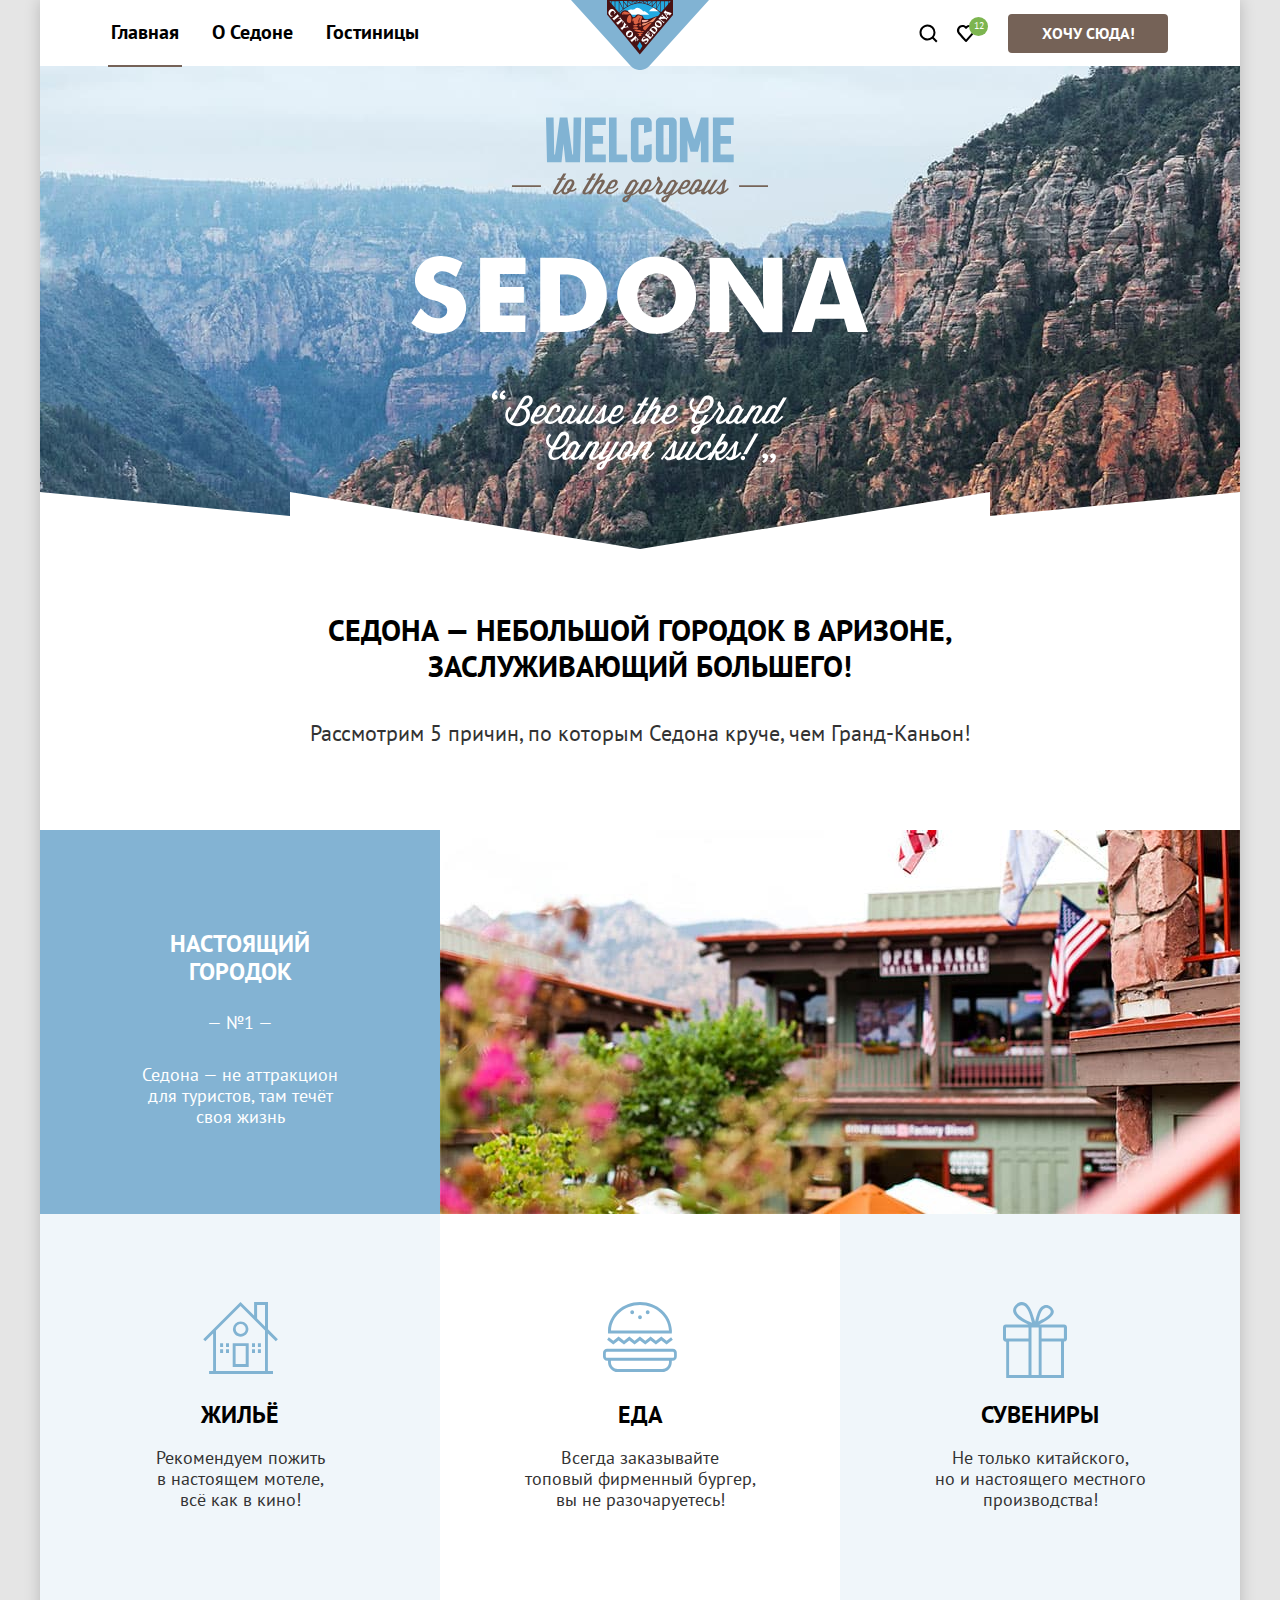
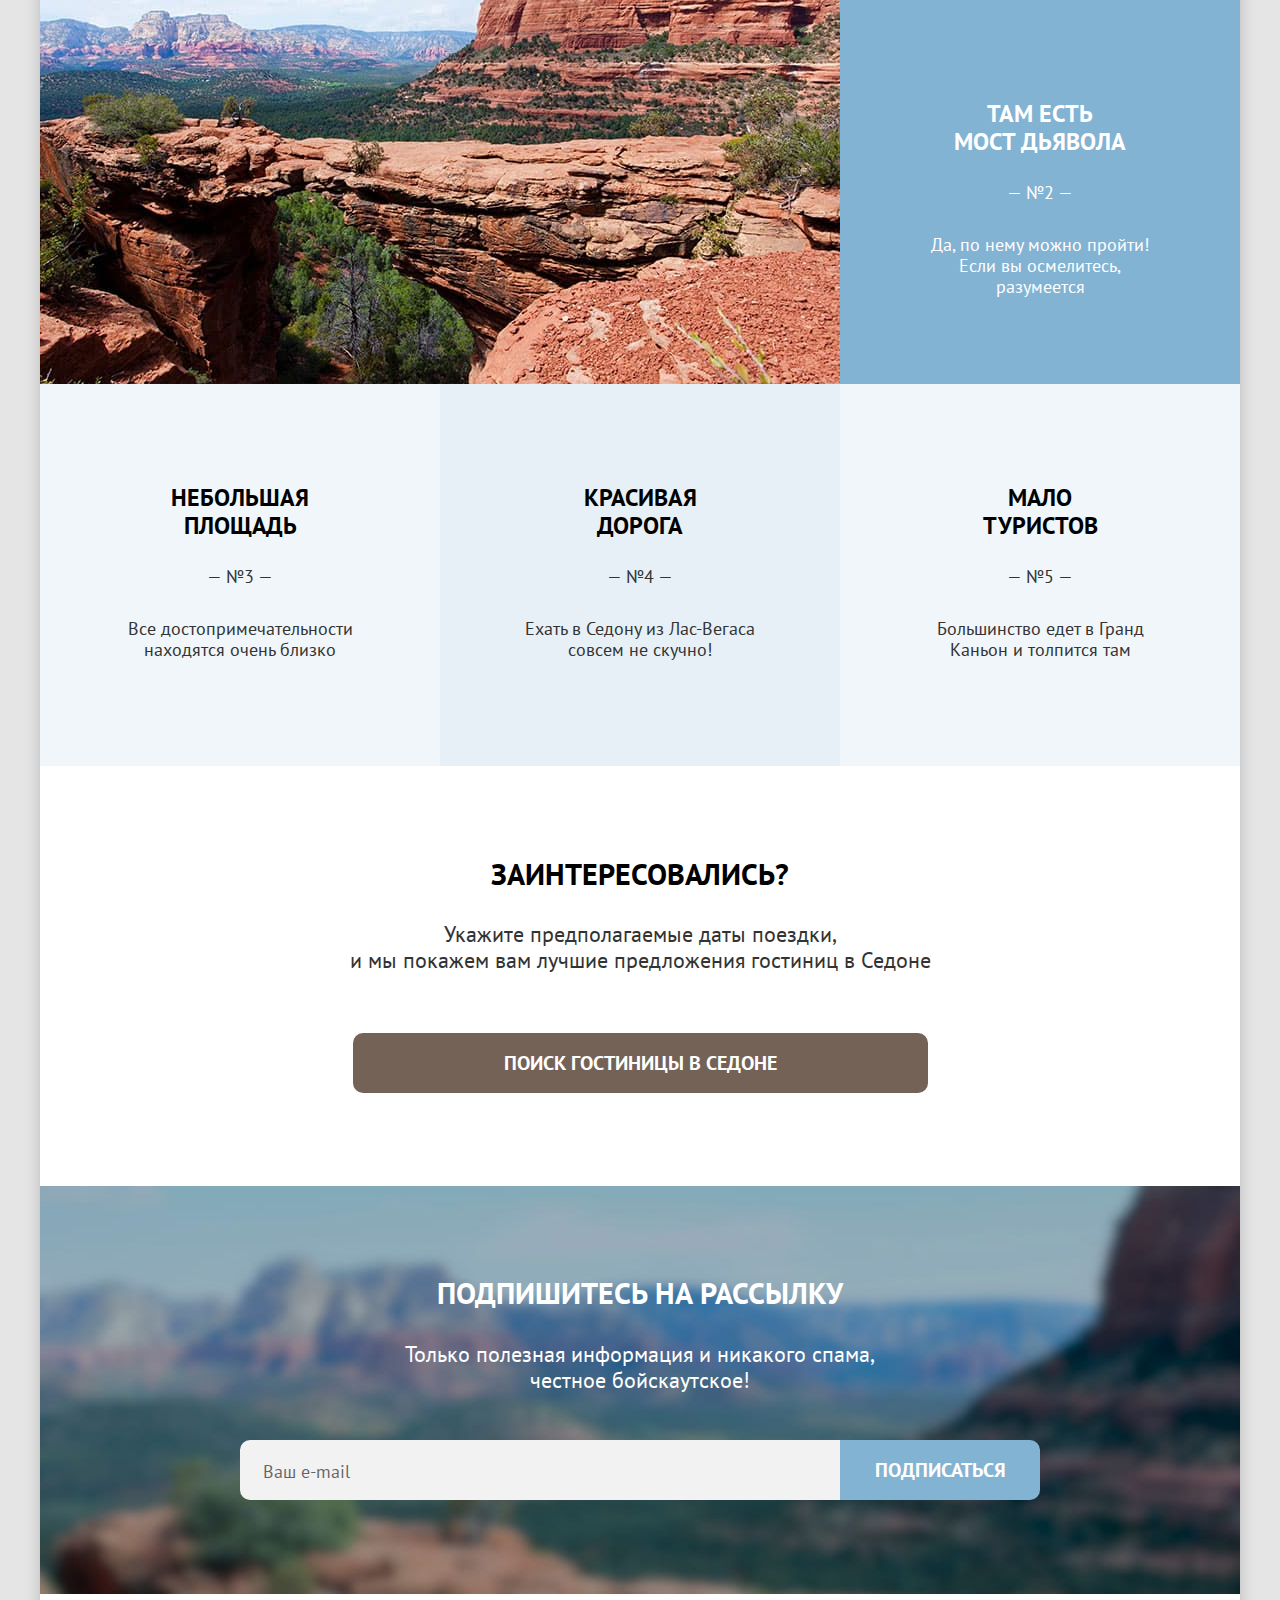
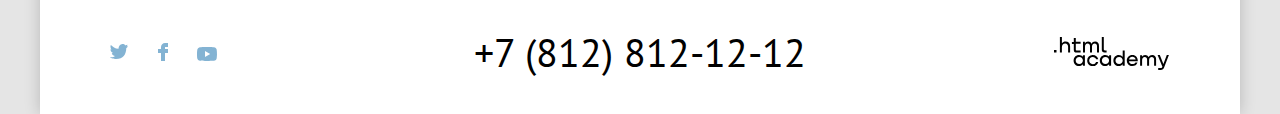
<file: index.html>
<!DOCTYPE html>
<html lang="ru">
  <head>
    <meta charset="utf-8">
    <title>HTML Academy: Седона</title>
    <link rel="stylesheet" href="css/styles.css">
    <link rel="icon" href="favicon.ico"><!-- 32×32 -->
  </head>
  <body>
    <div class="container">
      <header class="page-header">
        <nav class="navigation">
          <ul class="navigation-list clear-list">
            <li class="navigation-item current-page">
              <a class="navigation-link clear-underline">Главная</a> <!--ссылка на текущую страницу-->
            </li>
            <li class="navigation-item">
              <a class="navigation-link clear-underline" href="#">О Седоне</a>
            </li>
            <li class="navigation-item">
              <a class="navigation-link clear-underline" href="catalog.html">Гостиницы</a> <!--Каталог-->
            </li>
          </ul>
        </nav>
        <a class="logo header-logo"> <!--ведёт сама на себя-->
          <img src="img/logo.svg" alt="Логотип сайта о городке Седона." width="138" height="70">
        </a>
        <ul class="user-list clear-list">
          <li class="user-item magnifier">
            <a class="user-link clear-underline" href="#">
              <svg class="user-svg" aria-hidden="true" focusable="false" width="20" height="20" xmlns="http://www.w3.org/2000/svg">
                <path d="m19.5 18-3.7-3.67a8 8 0 0 0 1.7-4.87 8 8 0 0 0-8-7.96c-4.4 0-8 3.68-8 8.06a8 8 0 0 0 12.9 6.26l3.7 3.68 1.4-1.5Zm-10-2.48a6 6 0 0 1-6-5.96 6 6 0 0 1 12 0 6 6 0 0 1-6 5.96Z"/>
              </svg>
              <span class="visually-hidden">
                Поиск
              </span>
            </a>
          </li>
          <li class="user-item heart">
            <div class="popover popover-cart visually-hidden">
                <div class="popover-content">
                  <h2 class="popover-title visually-hidden">Корзина</h2>
                  <div class="popover-cart-item">
                    <div class="popover-hotel-info">
                      <img class="popover-image" src="img/desert.jpg" width="48" height="48" alt="Аватар мотеля Десерт Кваил.">
                      <div class="popover-hotels">
                        <p class="popover-hotel-title">Desert Quail Inn</p>
                        <p class="popover-hotel-type">Мотель</p>
                      </div>
                    </div>
                    <button class="trash" type="button">
                      <svg width="20" height="20" fill="none" xmlns="http://www.w3.org/2000/svg">
                        <path d="M17.3 4.3H2.6c-.3 0-.6.2-.6.5s.3.6.6.6h1.7v12c0 .3.3.6.6.6h10.2c.3 0 .6-.3.6-.6v-12h1.7c.3 0 .6-.3.6-.6s-.4-.5-.7-.5Zm-2.8 12.5H5.4V5.4h9.1v11.4ZM8.2 3.2h3.4c.3 0 .6-.3.6-.6S12 2 11.7 2H8.2c-.3 0-.5.3-.5.6s.2.6.5.6Z"/>
                        <path d="M8.2 14c.3 0 .6-.3.6-.6V7.7c0-.3-.3-.6-.6-.6s-.6.3-.6.6v5.7c.1.3.3.6.6.6Zm3.5 0c.3 0 .6-.3.6-.6V7.7c0-.3-.3-.6-.6-.6s-.6.4-.6.6v5.7c0 .3.2.6.6.6Z"/>
                      </svg>
                    </button>
                  </div>
                  <div class="popover-cart-item last">
                    <div class="popover-hotel-info">
                      <img class="popover-image" src="img/villas.jpg" width="48" height="48" alt="Аватар апартаментов Вилла в Поко Дьябло.">
                      <div class="popover-hotels">
                        <p class="popover-hotel-title">Villas at Poco Diablo</p>
                        <p class="popover-hotel-type">Апартаменты</p>
                      </div>
                    </div>
                    <button class="trash" type="button">
                      <svg width="20" height="20" fill="none" xmlns="http://www.w3.org/2000/svg">
                        <path d="M17.3 4.3H2.6c-.3 0-.6.2-.6.5s.3.6.6.6h1.7v12c0 .3.3.6.6.6h10.2c.3 0 .6-.3.6-.6v-12h1.7c.3 0 .6-.3.6-.6s-.4-.5-.7-.5Zm-2.8 12.5H5.4V5.4h9.1v11.4ZM8.2 3.2h3.4c.3 0 .6-.3.6-.6S12 2 11.7 2H8.2c-.3 0-.5.3-.5.6s.2.6.5.6Z"/>
                        <path d="M8.2 14c.3 0 .6-.3.6-.6V7.7c0-.3-.3-.6-.6-.6s-.6.3-.6.6v5.7c.1.3.3.6.6.6Zm3.5 0c.3 0 .6-.3.6-.6V7.7c0-.3-.3-.6-.6-.6s-.6.4-.6.6v5.7c0 .3.2.6.6.6Z"/>
                      </svg>
                    </button>
                  </div>
                  <div class="all-chosen">
                    <a class="all-chosen-link clear-underline" href="#">Все избранные</a>
                  </div>
                </div>
            </div>
            <a class="user-link clear-underline heart-icon" href="#">
                <svg class="user-svg" aria-hidden="true" focusable="false" width="20" height="20" xmlns="http://www.w3.org/2000/svg">
                <path d="M9.9 19a.9.9 0 0 1-.8-.4c-5.4-6.1-6.7-7.5-7-7.9A5.4 5.4 0 0 1 6.5 2C7.8 2 9 2.5 10 3.3a5.46 5.46 0 0 1 9 4.1c0 1.3-.5 2.5-1.3 3.4l-7 7.9c-.2.2-.4.3-.8.3Zm-6-9.5c.3.4 3.5 4 6.1 6.9l6.2-7c.5-.5.7-1.2.7-2 0-1.8-1.5-3.3-3.3-3.3-1 0-2 .5-2.7 1.3-.3.3-.6.4-.9.4-.3 0-.6-.2-.8-.4-.7-.8-1.7-1.3-2.7-1.3-1.8 0-3.3 1.5-3.3 3.3-.1.9.3 1.6.7 2.1-.1 0-.1 0 0 0Z"/>
              </svg>
              <span class="visually-hidden">
                Избранное
              </span>
            </a>
          </li>
          <li class="user-item">
            <a class="sedona-decorative-btn сlear-underline want-there brown-btn" href="#">
              Хочу сюда!
            </a>
          </li>
        </ul>
      </header>
      <main class="main-index main-container">
        <section class="sedona-welcomes-you">
          <h1 class="visually-hidden">Городок Седона</h1>
          <img class="welcome" src="img/welcome.svg" width="458" height="354" alt="Приветственное сообщение Седоны.">
        </section>
        <h2 class="visually-hidden">Преимущества.</h2>
        <p class="heading town">Седона — небольшой городок в Аризоне,<br>
          заслуживающий большего!</p>
        <p class="reasons">Рассмотрим 5 причин, по которым Седона круче, чем Гранд-Каньон!</p>
        <div class="advantages">
          <ul class="advantages-list clear-list">
            <li class="advantages-item-blue">
              <div class="advantages-item">
                <h3 class="advantages-title advantages-white">Настоящий<br>городок</h3>
                <span class="advantages-number advantages-white">— №1 —</span>
                <p class="advantages-description advantages-white">Седона — не аттракцион<br>для туристов, там течёт<br>своя жизнь</p>
              </div>
              <img src="img/sedona_photo.jpg" width="800" height="384" alt="Пейзаж Седоны.">
            </li>
            <li class="advantages-item advantages-item-light">
              <h3 class="advantages-title-alt advantage-house">Жильё</h3>
              <p class="advantages-description dark-text">Рекомендуем пожить<br>в настоящем мотеле,<br>всё как в кино!</p>
            </li>
            <li class="advantages-item">
              <h3 class="advantages-title-alt advantage-burger">Еда</h3>
              <p class="advantages-description dark-text">Всегда заказывайте<br>топовый фирменный бургер,<br>вы не разочаруетесь!</p>
            </li>
            <li class="advantages-item advantages-item-light">
              <h3 class="advantages-title-alt advantage-present">Сувениры</h3>
              <p class="advantages-description dark-text">Не только китайского,<br>но и настоящего местного<br>производства!</p>
            </li>
            <li class="advantages-item-blue">
              <img src="img/bridge_devil.jpg" width="800" height="384" alt="Мост дьявола.">
              <div class="advantages-item">
                <h3 class="advantages-title advantages-white">Там есть<br>мост дьявола</h3>
                <span class="advantages-number advantages-white">— №2 —</span>
                <p class="advantages-description advantages-white">Да, по нему можно пройти!<br>Если вы осмелитесь,<br>разумеется</p>
              </div>
            </li>
            <li class="advantages-item advantages-item-light advantages-high-block">
              <h3 class="advantages-title">Небольшая<br> площадь</h3>
              <span class="advantages-number dark-text">— №3 —</span>
              <p class="advantages-description dark-text">Все достопримечательности<br>находятся очень близко</p>
            </li>
            <li class="advantages-item advantages-item-another advantages-high-block">
              <h3 class="advantages-title">Красивая<br> дорога</h3>
              <span class="advantages-number dark-text">— №4 —</span>
              <p class="advantages-description dark-text">Ехать в Седону из Лас-Вегаса<br>совсем не скучно!</p>
            </li>
            <li class="advantages-item advantages-item-light advantages-high-block">
              <h3 class="advantages-title">Мало<br> туристов</h3>
              <span class="advantages-number dark-text">— №5 —</span>
              <p class="advantages-description dark-text">Большинство едет в Гранд<br>Каньон и толпится там</p>
            </li>
          </ul>
        </div>
        <section class="hotel-search">
          <h2 class="heading interest">Заинтересовались?</h2>
          <p class="suggestions">Укажите предполагаемые даты поездки,<br>и мы покажем вам лучшие предложения гостиниц в Седоне</p>
          <a class="search-btn clear-underline" href="catalog.html">Поиск гостиницы в Седоне</a>
        </section>
        <section class="subscribe subscribe-index">
          <h2 class="subscribe-header">Подпишитесь на рассылку</h2>
          <p class="subscribe-paragraph">Только полезная информация и никакого спама,<br>честное бойскаутское!</p>
          <form class="subscribe-form" action="https://echo.htmlacademy.ru/" method="post">
            <div class="div-flex">
              <label class="visually-hidden" for="subscribe-email">Email.</label>
              <input class="user-email" id="subscribe-email" type="email" name="user-email" placeholder="Ваш e-mail" required>
              <button class="subscribe-button blue-btn sedona-decorative-btn" type="submit">Подписаться</button>
            </div>
          </form>
        </section>
      </main>
      <footer class="page-footer">
        <section class="footer-social">
          <h2 class="visually-hidden">Давайте дружить</h2>
          <ul class="footer-social-list clear-list">
            <li class="footer-social-item">
              <a class="button social-btn twitter" href="https://twitter.com/htmlacademy_ru">
                <span class="visually-hidden">Твиттер</span>
                <svg width="18" height="15" xmlns="http://www.w3.org/2000/svg">
                  <path d="M11.6.2c1.8-.5 3.2.3 3.8 1.2.7-.2 1.4-.5 2.1-.7 0 .9-.6 1.5-.9 1.8.7.1 1.4-.6 1.4-.6-.2 1-1.1 1.8-1.7 2C16.1 10.7 13 15.1 5.7 15h-.5c-.4 0-4.4-.5-5.2-1.9 2.4.2 4.1-.4 5-1.2-1-.3-2.9-.4-3.2-2.9.4.1.6.2 1.3.1C1.8 8.3.4 7.5.5 5.3c.3.3 1.1.5 1.4.5C1.1 5.6-.2 2.5.9.9c1.9 1.9 4 3.6 7.6 3.8C8.7 2.3 9.7.8 11.6.2Z"/>
                </svg>
              </a>
            </li>
            <li class="footer-social-item">
              <a class="button social-btn facebook" href="https://www.facebook.com/htmlacademy">
                <span class="visually-hidden">Фэйсбук</span>
                <svg width="10" height="18" xmlns="http://www.w3.org/2000/svg">
                  <path d="M7 0C4.8 0 3 1.8 3 4v2H0v4h3v8h4v-8h3V6H7V4h3V0H7Z"/>
                </svg>
              </a>
            </li>
            <li class="footer-social-item">
              <a class="button social-btn youtube" href="https://youtube.com/c/HTMLAcademyRUS">
                <span class="visually-hidden">Ютуб</span>
                <svg width="20" height="14" xmlns="http://www.w3.org/2000/svg">
                  <path fill-rule="evenodd" clip-rule="evenodd" d="M17.81.42c.86.23 1.54.9 1.77 1.77C20 3.75 20 7 20 7s0 3.26-.42 4.81a2.5 2.5 0 0 1-1.77 1.77C16.25 14 10 14 10 14s-6.25 0-7.81-.42a2.5 2.5 0 0 1-1.77-1.77C0 10.26 0 7 0 7s0-3.25.42-4.81A2.5 2.5 0 0 1 2.19.42C3.75 0 10 0 10 0s6.25 0 7.81.42ZM13.2 7 8 10V4l5.2 3Z"/>
                </svg>
              </a>
            </li>
          </ul>
        </section>
        <section class="footer-contacts">
          <h2 class="visually-hidden">Контакты</h2>
          <a class="footer-contacts-phone" href="tel:+78128121212">+7 (812) 812-12-12</a>
        </section>
        <section class="footer-about">
          <h2 class="visually-hidden">Сделано Html academy</h2>
          <a class="htmlacademy-link" href="https://htmlacademy.ru/">
            <svg width="115" height="33" xmlns="http://www.w3.org/2000/svg">
              <path d="M0 12.9v2.6h2.5v-2.6H0Zm11.6-8.4c-1.6 0-2.8.7-3.6 1.7h-.1V0h-2v15.5h2v-5.3c0-2.1 1.3-3.6 3.3-3.6 1.8 0 2.9 1.4 2.9 3.2v5.7h2V9.4c.1-3-1.8-4.9-4.5-4.9Zm15 .3h-4.8V1.1h-2v3.8h-1.9v2h1.9v6c0 1.7 1 2.7 2.7 2.7h4.1v-2h-3.7c-.7 0-1.1-.4-1.1-1.1V6.8h4.8v-2Zm14.5-.2c-1.6 0-2.9.8-3.5 2.1h-.1c-.6-1.2-1.8-2.1-3.4-2.1-1.4 0-2.5.8-3.1 1.8h-.1V4.8H29v10.6h2V10c0-2 1-3.5 2.6-3.5 1.5 0 2.4 1 2.4 2.6v6.3h2V9.8c0-2.4 1.4-3.3 2.6-3.3 1.5 0 2.4 1 2.4 2.6v6.3h2V8.9c.1-2.5-1.4-4.3-3.9-4.3Zm6.7 8.1c0 1.7 1 2.7 2.8 2.7h2v-2h-1.7c-.7 0-1.1-.4-1.1-1.1V0h-2v12.7Zm-18.9 7c-.9-1.1-2.2-1.8-3.9-1.8-3.1 0-5.4 2.3-5.4 5.6s2.3 5.6 5.4 5.6c1.8 0 3-.8 3.8-1.9h.1v1.6h2V18.2h-2v1.5Zm-3.6 7.4c-2.2 0-3.6-1.6-3.6-3.6s1.4-3.6 3.6-3.6 3.6 1.6 3.6 3.6c0 1.9-1.4 3.6-3.6 3.6ZM44.2 22c-.5-2.4-2.6-4.1-5.4-4.1a5.4 5.4 0 0 0-5.6 5.6c0 3.1 2.2 5.6 5.6 5.6 2.8 0 4.9-1.8 5.4-4.2h-2.1a3.4 3.4 0 0 1-3.3 2.3c-2.2 0-3.6-1.6-3.6-3.6s1.4-3.6 3.6-3.6c1.6 0 2.8 1 3.3 2.2h2.1V22Zm10.9-2.3c-.9-1.1-2.2-1.8-3.9-1.8-3.1 0-5.4 2.3-5.4 5.6s2.3 5.6 5.4 5.6c1.8 0 3-.8 3.8-1.9h.1v1.6h2V18.2h-2v1.5Zm-3.6 7.4c-2.2 0-3.6-1.6-3.6-3.6s1.4-3.6 3.6-3.6 3.6 1.6 3.6 3.6c0 1.9-1.5 3.6-3.6 3.6Zm17.2-7.3c-.9-1.1-2.2-1.9-3.9-1.9-3.1 0-5.4 2.3-5.4 5.6s2.2 5.6 5.4 5.6c1.7 0 3-.8 3.8-1.8h.1v1.5h2V13.4h-2v6.4Zm-3.6 7.3c-2.2 0-3.6-1.6-3.6-3.6s1.4-3.6 3.6-3.6 3.6 1.6 3.6 3.6c-.1 2-1.5 3.6-3.6 3.6Zm13.2-9.2c-3.3 0-5.5 2.5-5.5 5.6 0 3 2.1 5.6 5.5 5.6 2.5 0 4.5-1.3 5.2-3.6h-2.1c-.5 1-1.6 1.6-3 1.6-1.9 0-3.3-1.3-3.4-2.9h8.8c.2-3.6-2-6.3-5.5-6.3Zm0 1.9c1.7 0 3 1 3.3 2.6h-6.5c.3-1.5 1.5-2.6 3.2-2.6Zm19.9-1.9c-1.6 0-2.9.8-3.6 2h-.1c-.6-1.2-1.8-2-3.4-2-1.4 0-2.5.7-3.1 1.8v-1.5h-1.9v10.6h2v-5.4c0-2 1-3.4 2.6-3.5 1.5 0 2.4 1 2.4 2.6v6.3h2v-5.6c0-2.4 1.4-3.3 2.6-3.3 1.5 0 2.4 1 2.4 2.6v6.3h2v-6.5c.1-2.6-1.4-4.4-3.9-4.4Zm11.2 9.1-3.6-8.9h-2.2l4.8 11.6c-.3.9-.7 1.2-1.7 1.2h-2.5v2h2.5c1.8 0 2.8-.8 3.5-2.6l4.7-12.2h-2.1l-3.4 8.9Z"/>
            </svg>
          </a>
        </section>
        <div class="modal-container visually-hidden">
          <div class="modal">
            <button class="modal-close-button" type="button">
              <span class="visually-hidden">Закрыть</span>
            </button>
            <section class="modal-content">
              <h2 class="modal-title">Поиск гостиницы в Седоне</h2>
              <form class="modal-form" action="https://echo.htmlacademy.ru/" method="post">
                <label class="arrival-label" for="arrival">Дата заезда:</label>
                <div class="grey-div arrival-div">
                  <input class="grey-field arrival-field" type="text" id="arrival" name="arrival" value="27 апреля 2020" placeholder="Укажите дату">
                  <button class="calendar" type="button">
                    <span class="visually-hidden">Показать календарь</span>
                  </button>
                </div>
                <i class="message-modal message-arrival error-message">Мы не можем отправить вас в прошлое.</i>
                <label class="departure-label" for="departure">Дата выезда:</label>
                <div class="grey-div departure-div">
                  <input class="grey-field departure-field" type="text" id="departure" name="departure" value="1 сентября 2021" placeholder="Укажите дату">
                  <button class="calendar" type="button">
                    <span class="visually-hidden">Показать календарь</span>
                  </button>
                </div>
                <i class="message-modal message-departure accept-message">На эти даты есть свободные номера. Пока есть.</i>
                <label class="adults-label" for="adults">Взрослые:</label>
                <div class="grey-div-alt adults-div">
                  <button class="modal-btn min-btn" type="button">
                    <span class="visually-hidden">Минус</span>
                  </button>
                  <input class="grey-field grey-field-alt аdults-input" type="text" id="adults" value="2" name="аdults">
                  <button class="modal-btn plus-btn" type="button">
                    <span class="visually-hidden">Плюс</span>
                  </button>
                </div>
                <div class="info-modal-block">
                  <label class="children-label" for="children">Дети:</label>
                  <button class="info-modal" type="button">
                    <i class="modal-letter">i</i>
                    <i class="help-message">
                      Укажите количество детей,<br>
                      которые будут с вами, возраст<br>
                      которых от 6 до 18 лет. Дети<br>
                      до 6 лет размещаются<br>
                      бесплатно.
                    </i>
                    <span class="visually-hidden">Посмотреть дополнительную информацию</span>
                  </button>
                </div>
                <div class="grey-div-alt children-div">
                  <button class="modal-btn min-btn" type="button">
                    <span class="visually-hidden">Минус</span>
                  </button>
                  <input class="grey-field grey-field-alt children-input" type="text" id="children" value="1" name="children">
                  <button class="modal-btn plus-btn" type="button">
                    <span class="visually-hidden">Плюс</span>
                  </button>
                </div>
                <button class="modal-blue-btn" type="submit">Найти</button>
              </form>
            </section>
          </div>
        </div>
      </footer>
    </div>
  </body>
</html>
</file>
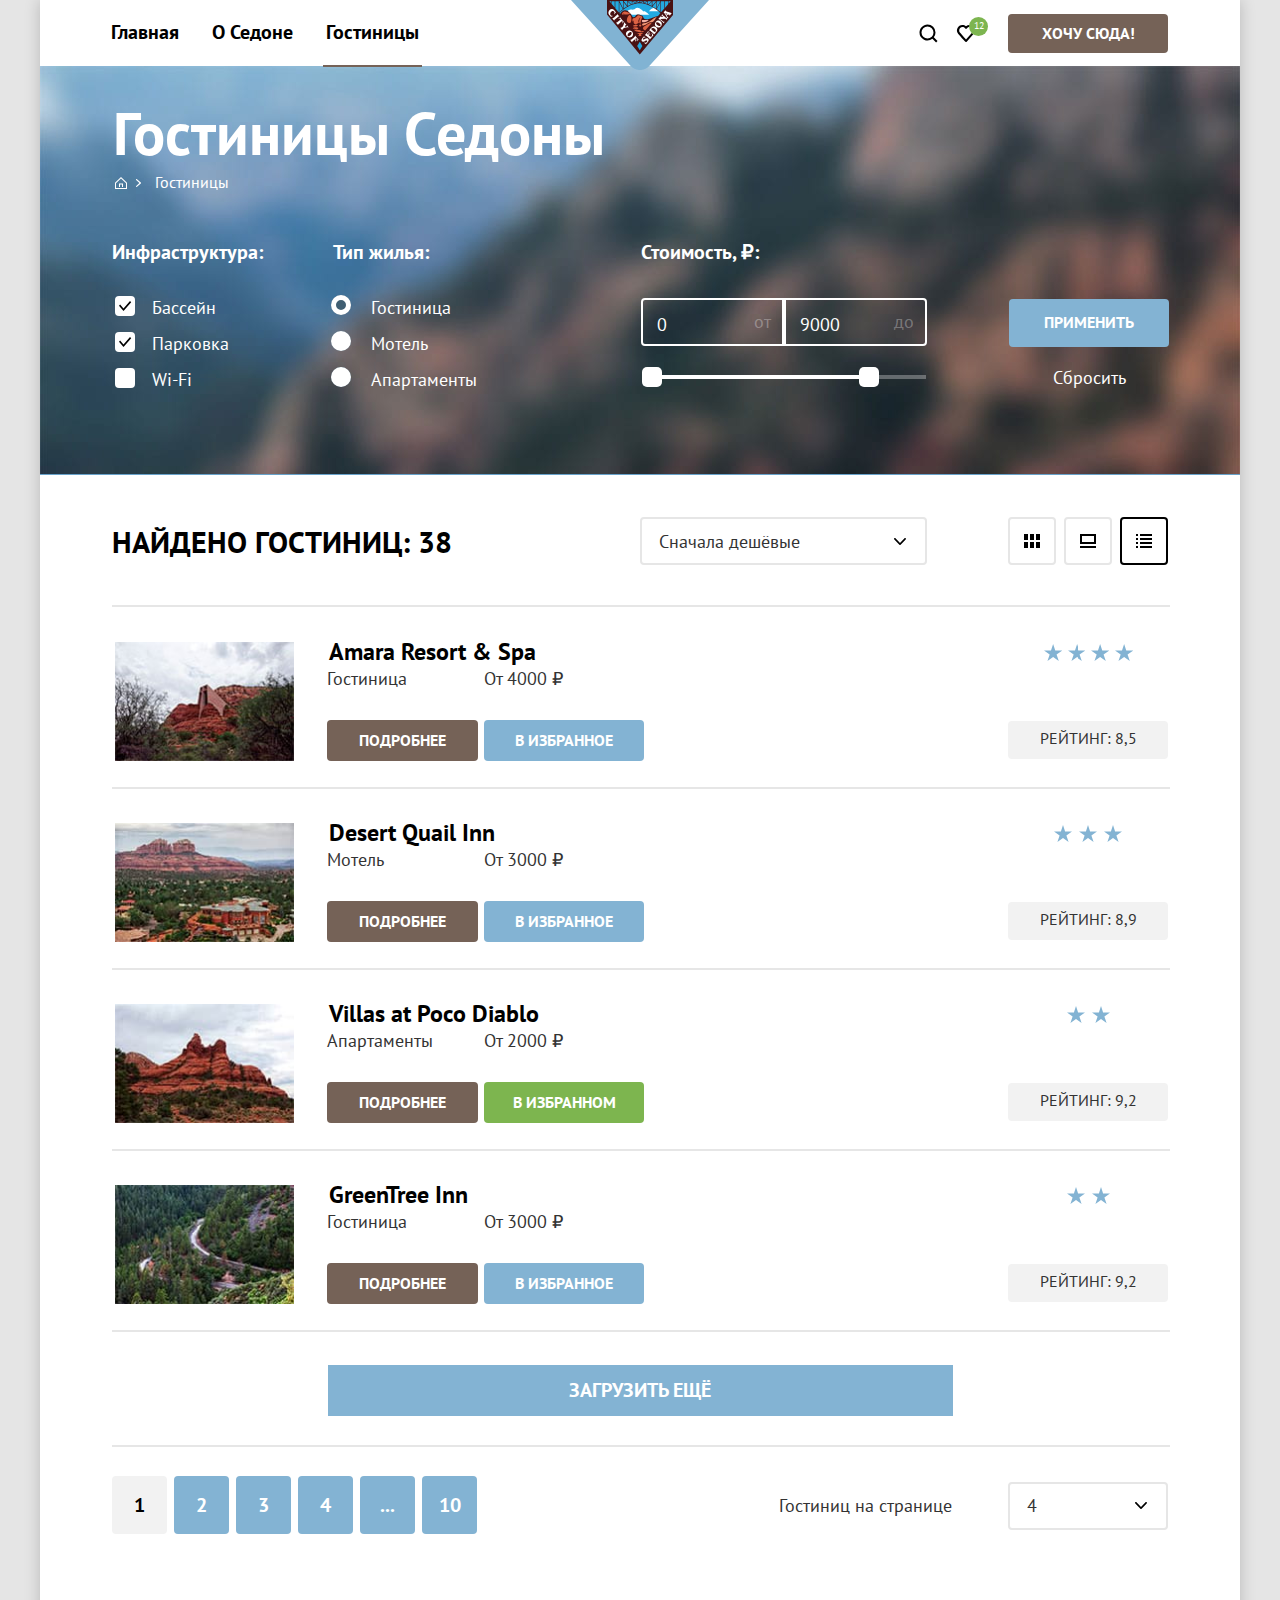
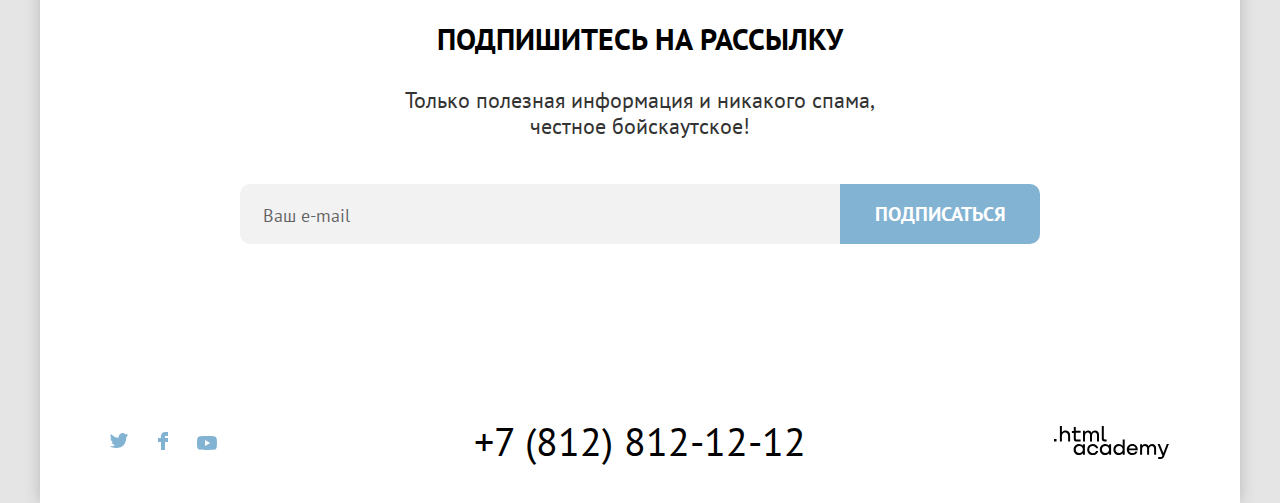
<file: catalog.html>
<!DOCTYPE html>
<html lang="ru">
  <head>
    <meta charset="utf-8">
    <title>Каталог</title>
    <link rel="stylesheet" href="css/styles.css">
    <link rel="icon" href="favicon.ico"><!-- 32×32 -->
  </head>
  <body>
    <div class="container">
      <header class="page-header">
        <nav class="navigation">
          <ul class="navigation-list clear-list">
            <li class="navigation-item">
              <a class="navigation-link clear-underline" href="index.html">Главная</a>
            </li>
            <li class="navigation-item">
              <a class="navigation-link clear-underline" href="#">О Седоне</a>
            </li>
            <li class="navigation-item current-page">
              <a class="navigation-link navigation-link-current clear-underline">Гостиницы</a> <!--Каталог, ведёт сама на себя-->
            </li>
          </ul>
        </nav>
        <a class="logo header-logo" href="index.html">
          <img src="img/logo.svg" width="138" height="70" alt="Логотип сайта о городке Седона.">
        </a>
        <ul class="user-list clear-list">
          <li class="user-item magnifier">
            <a class="user-link clear-underline" href="#">
              <svg aria-hidden="true" focusable="false" width="20" height="20" xmlns="http://www.w3.org/2000/svg">
                <path d="m19.5 18-3.7-3.67a8 8 0 0 0 1.7-4.87 8 8 0 0 0-8-7.96c-4.4 0-8 3.68-8 8.06a8 8 0 0 0 12.9 6.26l3.7 3.68 1.4-1.5Zm-10-2.48a6 6 0 0 1-6-5.96 6 6 0 0 1 12 0 6 6 0 0 1-6 5.96Z"/>
              </svg>
              <span class="visually-hidden">
                Поиск
              </span>
            </a>
          </li>
          <li class="user-item heart">
            <a class="user-link clear-underline heart-icon" href="#">
              <svg aria-hidden="true" focusable="false" width="20" height="20" xmlns="http://www.w3.org/2000/svg">
                <path d="M9.9 19a.9.9 0 0 1-.8-.4c-5.4-6.1-6.7-7.5-7-7.9A5.4 5.4 0 0 1 6.5 2C7.8 2 9 2.5 10 3.3a5.46 5.46 0 0 1 9 4.1c0 1.3-.5 2.5-1.3 3.4l-7 7.9c-.2.2-.4.3-.8.3Zm-6-9.5c.3.4 3.5 4 6.1 6.9l6.2-7c.5-.5.7-1.2.7-2 0-1.8-1.5-3.3-3.3-3.3-1 0-2 .5-2.7 1.3-.3.3-.6.4-.9.4-.3 0-.6-.2-.8-.4-.7-.8-1.7-1.3-2.7-1.3-1.8 0-3.3 1.5-3.3 3.3-.1.9.3 1.6.7 2.1-.1 0-.1 0 0 0Z" />
              </svg>
              <span class="visually-hidden">
                Избранное
              </span>
            </a>
          </li>
          <li class="user-item">
            <a class="sedona-decorative-btn сlear-underline want-there brown-btn" href="#">
              Хочу сюда!
            </a>
          </li>
        </ul>
      </header>
      <main class="main-inner main-container">
        <div class="catalog-bg">
          <h1 class="inner-header-title">Гостиницы Седоны</h1>
          <ul class="breadcrumbs clear-list">
            <li class="breadcrumbs-item">
              <a class="breadcrumbs-link breadcrumb clear-underline" href="index.html">
                <svg width="20" height="20" xmlns="http://www.w3.org/2000/svg">
                  <path d="M10 3 4 8.8V15h12V8.8L10 3Zm5 11H5V9.2l5-4.8 5 4.8V14Z"/>
                  <path d="M8 13h1v-2.5h2V13h1V9.5H8V13Z"/>
                </svg>
                <span class="visually-hidden">
                  Главная
                </span>
              </a>
            </li>
            <li class="breadcrumbs-item breadcrumbs-item-alt">
              <a class="breadcrumbs-link clear-underline">Гостиницы</a> <!--ведёт сама на себя-->
            </li>
          </ul>
          <form class="catalog-filter" action="https://echo.htmlacademy.ru/" method="get">
            <h2 class="visually-hidden">Фильтрация каталога</h2>
            <fieldset class="catalog-filter-group infrastructure-field">
              <legend class="catalog-filter-title">Инфраструктура:</legend>
              <ul class="catalog-filter-list clear-list">
                <li class="catalog-filter-item">
                  <label class="infrastructure">
                    <input type="checkbox" name="pool" checked class="infrastructure-input visually-hidden">
                    <span>Бассейн</span>
                  </label>
                </li>
                <li class="catalog-filter-item">
                  <label class="infrastructure">
                    <input type="checkbox" name="parking" checked class="visually-hidden infrastructure-input">
                    <span>Парковка</span>
                  </label>
                </li>
                <li class="catalog-filter-item ">
                  <label class="infrastructure">
                    <input type="checkbox" name="wi-fi" class="visually-hidden infrastructure-input">
                    <span>Wi-Fi</span>
                  </label>
                </li>
              </ul>
            </fieldset>
            <fieldset class="catalog-filter-group dwelling-field">
              <legend class="catalog-filter-title">Тип жилья:</legend>
              <ul class="catalog-filter-list clear-list">
                <li class="catalog-filter-item">
                  <label class="dwelling">
                    <input class="visually-hidden dwelling-input" type="radio" name="dwelling-type" value="hotel" checked>
                    <span>Гостиница</span>
                  </label>
                </li>
                <li class="catalog-filter-item">
                  <label class="dwelling">
                    <input class="visually-hidden dwelling-input" type="radio" name="dwelling-type" value="motel">
                    <span>Мотель</span>
                  </label>
                </li>
                <li class="catalog-filter-item">
                  <label class="dwelling">
                    <input class="visually-hidden dwelling-input" type="radio" name="dwelling-type" value="apartments">
                    <span>Апартаменты</span>
                  </label>
                </li>
              </ul>
            </fieldset>
            <fieldset class="catalog-filter-group price-field">
              <legend class="catalog-filter-title">Стоимость, &#8381;:</legend>
              <div class="price-sorting">
                <div class="label-container label-container-left">
                  <label>
                    <input class="price-input" type="text" name="min-price" placeholder="0">
                  </label>
                  <span>от</span>
                </div>
                <div class="label-container label-container-right">
                  <label>
                    <input class="price-input" type="text" name="max-price" placeholder="9000">
                  </label>
                  <span>до</span>
                </div>
              </div>
              <div class="range">
                <div class="range-scale">
                  <div class="range-bar">
                    <button class="range-toggle toggle-min" type="button">
                      <span class="visually-hidden">Изменить минимальную цену.</span>
                    </button>
                    <button class="range-toggle toggle-max" type="button">
                      <span class="visually-hidden"> Изменить максимальную цену.</span>
                    </button>
                  </div>
                </div>
              </div>
            </fieldset>
            <div class="form-btns">
              <button class="button apply" type="submit">Применить</button>
              <button class="reset button" type="reset">Сбросить</button>
            </div>
          </form>
        </div>
        <section class="sedona-dwelling">
          <div class="display-hotels">
            <p class="hotels-found">Найдено гостиниц: 38</p>
            <form class="sorting-type sorting-hotel-type dark-text">
              <label for="sorting" class="visually-hidden">Сортировка</label>
              <select id="sorting" name="sorting" class="hotel-criterion">
                <option value="cheap">Сначала дешёвые</option>
                <option value="expensive">Сначала дорогие</option>
                <option value="popular">Сначала популярные</option>
              </select>
              <button type="submit" class="visually-hidden button">Отсортировать гостиницы</button>
            </form>
            <div class="show-div">
              <a class="show clear-underline" href="#">
                <svg width="16" height="14" fill="none" xmlns="http://www.w3.org/2000/svg">
                  <path d="M4 0H0v6h4V0Zm12 0h-4v6h4V0Zm-6 0H6v6h4V0ZM4 8H0v6h4V8Zm12 0h-4v6h4V8Zm-6 0H6v6h4V8Z" fill="#000"/>
                </svg>
                <span class="visually-hidden">Показать карточки</span>
              </a>
              <a class="show clear-underline" href="#">
                <svg width="16" height="14" fill="none" xmlns="http://www.w3.org/2000/svg">
                  <path d="M16 12H0v2h16v-2ZM14 2v6H2V2h12Zm2-2H0v10h16V0Z" fill="#000"/>
                </svg>
                <span class="visually-hidden">Показать галерею</span>
              </a>
              <a class="show show-chosen clear-underline" href="#">
                <svg width="16" height="14" fill="none" xmlns="http://www.w3.org/2000/svg">
                  <path d="M2 0H0v2h2V0Zm14 0H4v2h12V0ZM2 4H0v2h2V4Zm14 0H4v2h12V4ZM2 8H0v2h2V8Zm14 0H4v2h12V8ZM2 12H0v2h2v-2Zm14 0H4v2h12v-2Z" fill="#000"/>
                </svg>
                <span class="visually-hidden">Показать список</span>
              </a>
            </div>
          </div>
          <ul class="hotel-list clear-list">
            <li class="hotel-card">
              <a class="hotel-img-link" href="#">
                <img class="hotel-card-image" src="img/amara.jpg" width="185" height="125" alt="Гостиница Амара Ресорт и Спа.">
              </a>
              <div class="hotel-info">
                <a class="hotel-card-link clear-underline" href="#">
                  <h3 class="hotel-card-title">Amara Resort & Spa</h3>
                </a>
                <div class="card-main">
                  <div class="card-left">
                    <span class="hotel-card-type dark-text">Гостиница</span>
                    <a class="sedona-decorative-btn catalog-btn brown-btn" href="#">Подробнее</a>
                  </div>
                  <div class="card-right">
                    <span class="hotel-card-price dark-text">От 4000 &#8381;</span>
                    <a class="sedona-decorative-btn to-selected blue-btn catalog-btn" href="#">В избранное</a>
                  </div>
                </div>
              </div>
              <div class="rate">
                <div class="stars-rating stars-rating-4">
                  <span class="stars visually-hidden">4 звезды</span>
                </div>
                <span class="hotel-card-rate dark-text">Рейтинг: 8,5</span>
              </div>
            </li>
            <li class="hotel-card">
              <a class="hotel-img-link" href="#">
                <img class="hotel-card-image" src="img/desert.jpg" width="185" height="125" alt="Мотель Десерт Кваил.">
              </a>
              <div class="hotel-info">
                <a class="hotel-card-link clear-underline" href="#">
                  <h3 class="hotel-card-title">Desert Quail Inn</h3>
                </a>
                <div class="card-main">
                  <div class="card-left">
                    <span class="hotel-card-type dark-text">Мотель</span>
                    <a class="sedona-decorative-btn catalog-btn brown-btn" href="#">Подробнее</a>
                  </div>
                  <div class="card-right">
                    <span class="hotel-card-price dark-text">От 3000 &#8381;</span>
                    <a class="sedona-decorative-btn to-selected blue-btn catalog-btn" href="#">В избранное</a>
                  </div>
                </div>
              </div>
              <div class="rate">
                <div class="stars-rating stars-rating-3">
                  <span class="stars visually-hidden">3 звезды</span>
                </div>
                <span class="hotel-card-rate dark-text">Рейтинг: 8,9</span>
              </div>
            </li>
            <li class="hotel-card">
              <a class="hotel-img-link" href="#">
                <img class="hotel-card-image" src="img/villas.jpg" width="185" height="125" alt="Апартаменты Вилла в Поко Дьябло.">
              </a>
              <div class="hotel-info">
                <a class="hotel-card-link clear-underline" href="#">
                  <h3 class="hotel-card-title">Villas at Poco Diablo</h3>
                </a>
                <div class="card-main">
                  <div class="card-left">
                    <span class="hotel-card-type dark-text">Апартаменты</span>
                    <a class="sedona-decorative-btn catalog-btn brown-btn" href="#">Подробнее</a>
                  </div>
                  <div class="card-right">
                    <span class="hotel-card-price dark-text">От 2000 &#8381;</span>
                    <a class="sedona-decorative-btn selected-btn catalog-btn" href="#">В избранном</a>
                  </div>
                </div>
              </div>
              <div class="rate">
                <div class="stars-rating stars-rating-2">
                  <span class="stars visually-hidden">2 звезды</span>
                </div>
                <span class="hotel-card-rate dark-text">Рейтинг: 9,2</span>
              </div>
            </li>
            <li class="hotel-card">
              <a class="hotel-img-link" href="#">
                <img class="hotel-card-image" src="img/greentree.jpg" width="185" height="125" alt="Гостиница ГринТри.">
              </a>
              <div class="hotel-info">
                <a class="hotel-card-link clear-underline" href="#">
                  <h3 class="hotel-card-title">GreenTree Inn</h3>
                </a>
                <div class="card-main">
                  <div class="card-left">
                    <span class="hotel-card-type dark-text">Гостиница</span>
                    <a class="sedona-decorative-btn catalog-btn brown-btn" href="#">Подробнее</a>
                  </div>
                  <div class="card-right">
                    <span class="hotel-card-price dark-text">От 3000 &#8381;</span>
                    <a class="sedona-decorative-btn to-selected blue-btn catalog-btn" href="#">В избранное</a>
                  </div>
                </div>
              </div>
              <div class="rate">
                <div class="stars-rating stars-rating-2">
                  <span class="stars visually-hidden">2 звезды</span>
                </div>
                <span class="hotel-card-rate dark-text">Рейтинг: 9,2</span>
              </div>
            </li>
          </ul>
          <p class="blue-btn load">
            <a class="load-link clear-underline" href="#">Загрузить ещё</a>
          </p>
          <div class="bottom-catalog">
            <ul class="pagination clear-list">
              <li class="pagination-item pagination-current">
                <a class="pagination-link current">1</a> <!--ссылка на текущую страницу-->
              </li>
              <li class="pagination-item">
                <a class="pagination-link clear-underline" href="#">2</a>
              </li>
              <li class="pagination-item">
                <a class="pagination-link clear-underline" href="#">3</a>
              </li>
              <li class="pagination-item">
                <a class="pagination-link clear-underline" href="#">4</a>
              </li>
              <li class="pagination-item">
                <a class="pagination-link clear-underline" href="#">...</a>
              </li>
              <li class="pagination-item">
                <a class="pagination-link clear-underline" href="#">10</a>
              </li>
            </ul>
            <form class="sorting-type dark-text number-of-hotels">
              <label for="quantity-sorting" class="number-text">Гостиниц на странице</label>
              <select id="quantity-sorting" name="quantity-sorting" class="quantity-sorting">
                <option value="4">4</option>
                <option value="10">10</option>
                <option value="20">20</option>
              </select>
              <button type="submit" class="visually-hidden">Выбрать количество отображаемых гостиниц</button>
            </form>
          </div>
        </section>
        <section class="subscribe subscribe-catalog">
          <h2 class="subscribe-header subscribe-catalog-header">Подпишитесь на рассылку</h2>
          <p class="subscribe-paragraph subscribe-catalog-paragraph">Только полезная информация и никакого спама,<br>честное бойскаутское!</p>
          <form class="subscribe-form" action="https://echo.htmlacademy.ru/" method="post">
            <div class="div-flex">
              <label class="visually-hidden" for="subscribe-email">Email.</label>
              <input class="user-email" id="subscribe-email" type="email" name="user-email" placeholder="Ваш e-mail" required>
              <button class="subscribe-button blue-btn sedona-decorative-btn" type="submit">Подписаться</button>
            </div>
          </form>
        </section>
      </main>
      <footer class="page-footer">
        <section class="footer-social">
          <h2 class="visually-hidden">Давайте дружить</h2>
          <ul class="footer-social-list clear-list">
            <li class="footer-social-item">
              <a class="button social-btn twitter" href="https://twitter.com/htmlacademy_ru">
                <span class="visually-hidden">Твиттер</span>
                <svg width="18" height="15" xmlns="http://www.w3.org/2000/svg">
                  <path d="M11.6.2c1.8-.5 3.2.3 3.8 1.2.7-.2 1.4-.5 2.1-.7 0 .9-.6 1.5-.9 1.8.7.1 1.4-.6 1.4-.6-.2 1-1.1 1.8-1.7 2C16.1 10.7 13 15.1 5.7 15h-.5c-.4 0-4.4-.5-5.2-1.9 2.4.2 4.1-.4 5-1.2-1-.3-2.9-.4-3.2-2.9.4.1.6.2 1.3.1C1.8 8.3.4 7.5.5 5.3c.3.3 1.1.5 1.4.5C1.1 5.6-.2 2.5.9.9c1.9 1.9 4 3.6 7.6 3.8C8.7 2.3 9.7.8 11.6.2Z"/>
                </svg>
              </a>
            </li>
            <li class="footer-social-item">
              <a class="button social-btn facebook" href="https://www.facebook.com/htmlacademy">
                <span class="visually-hidden">Фэйсбук</span>
                <svg width="10" height="18" xmlns="http://www.w3.org/2000/svg">
                  <path d="M7 0C4.8 0 3 1.8 3 4v2H0v4h3v8h4v-8h3V6H7V4h3V0H7Z"/>
                </svg>
              </a>
            </li>
            <li class="footer-social-item">
              <a class="button social-btn youtube" href="https://youtube.com/c/HTMLAcademyRUS">
                <span class="visually-hidden">Ютуб</span>
                <svg width="20" height="14" xmlns="http://www.w3.org/2000/svg">
                  <path fill-rule="evenodd" clip-rule="evenodd" d="M17.81.42c.86.23 1.54.9 1.77 1.77C20 3.75 20 7 20 7s0 3.26-.42 4.81a2.5 2.5 0 0 1-1.77 1.77C16.25 14 10 14 10 14s-6.25 0-7.81-.42a2.5 2.5 0 0 1-1.77-1.77C0 10.26 0 7 0 7s0-3.25.42-4.81A2.5 2.5 0 0 1 2.19.42C3.75 0 10 0 10 0s6.25 0 7.81.42ZM13.2 7 8 10V4l5.2 3Z"/>
                </svg>
              </a>
            </li>
          </ul>
        </section>
        <section class="footer-contacts">
          <h2 class="visually-hidden">Контакты</h2>
          <a class="footer-contacts-phone" href="tel:+78128121212">+7 (812) 812-12-12</a>
        </section>
        <section class="footer-about">
          <h2 class="visually-hidden">Сделано Html academy</h2>
          <a class="htmlacademy-link" href="https://htmlacademy.ru/">
            <svg width="115" height="33" xmlns="http://www.w3.org/2000/svg">
              <path d="M0 12.9v2.6h2.5v-2.6H0Zm11.6-8.4c-1.6 0-2.8.7-3.6 1.7h-.1V0h-2v15.5h2v-5.3c0-2.1 1.3-3.6 3.3-3.6 1.8 0 2.9 1.4 2.9 3.2v5.7h2V9.4c.1-3-1.8-4.9-4.5-4.9Zm15 .3h-4.8V1.1h-2v3.8h-1.9v2h1.9v6c0 1.7 1 2.7 2.7 2.7h4.1v-2h-3.7c-.7 0-1.1-.4-1.1-1.1V6.8h4.8v-2Zm14.5-.2c-1.6 0-2.9.8-3.5 2.1h-.1c-.6-1.2-1.8-2.1-3.4-2.1-1.4 0-2.5.8-3.1 1.8h-.1V4.8H29v10.6h2V10c0-2 1-3.5 2.6-3.5 1.5 0 2.4 1 2.4 2.6v6.3h2V9.8c0-2.4 1.4-3.3 2.6-3.3 1.5 0 2.4 1 2.4 2.6v6.3h2V8.9c.1-2.5-1.4-4.3-3.9-4.3Zm6.7 8.1c0 1.7 1 2.7 2.8 2.7h2v-2h-1.7c-.7 0-1.1-.4-1.1-1.1V0h-2v12.7Zm-18.9 7c-.9-1.1-2.2-1.8-3.9-1.8-3.1 0-5.4 2.3-5.4 5.6s2.3 5.6 5.4 5.6c1.8 0 3-.8 3.8-1.9h.1v1.6h2V18.2h-2v1.5Zm-3.6 7.4c-2.2 0-3.6-1.6-3.6-3.6s1.4-3.6 3.6-3.6 3.6 1.6 3.6 3.6c0 1.9-1.4 3.6-3.6 3.6ZM44.2 22c-.5-2.4-2.6-4.1-5.4-4.1a5.4 5.4 0 0 0-5.6 5.6c0 3.1 2.2 5.6 5.6 5.6 2.8 0 4.9-1.8 5.4-4.2h-2.1a3.4 3.4 0 0 1-3.3 2.3c-2.2 0-3.6-1.6-3.6-3.6s1.4-3.6 3.6-3.6c1.6 0 2.8 1 3.3 2.2h2.1V22Zm10.9-2.3c-.9-1.1-2.2-1.8-3.9-1.8-3.1 0-5.4 2.3-5.4 5.6s2.3 5.6 5.4 5.6c1.8 0 3-.8 3.8-1.9h.1v1.6h2V18.2h-2v1.5Zm-3.6 7.4c-2.2 0-3.6-1.6-3.6-3.6s1.4-3.6 3.6-3.6 3.6 1.6 3.6 3.6c0 1.9-1.5 3.6-3.6 3.6Zm17.2-7.3c-.9-1.1-2.2-1.9-3.9-1.9-3.1 0-5.4 2.3-5.4 5.6s2.2 5.6 5.4 5.6c1.7 0 3-.8 3.8-1.8h.1v1.5h2V13.4h-2v6.4Zm-3.6 7.3c-2.2 0-3.6-1.6-3.6-3.6s1.4-3.6 3.6-3.6 3.6 1.6 3.6 3.6c-.1 2-1.5 3.6-3.6 3.6Zm13.2-9.2c-3.3 0-5.5 2.5-5.5 5.6 0 3 2.1 5.6 5.5 5.6 2.5 0 4.5-1.3 5.2-3.6h-2.1c-.5 1-1.6 1.6-3 1.6-1.9 0-3.3-1.3-3.4-2.9h8.8c.2-3.6-2-6.3-5.5-6.3Zm0 1.9c1.7 0 3 1 3.3 2.6h-6.5c.3-1.5 1.5-2.6 3.2-2.6Zm19.9-1.9c-1.6 0-2.9.8-3.6 2h-.1c-.6-1.2-1.8-2-3.4-2-1.4 0-2.5.7-3.1 1.8v-1.5h-1.9v10.6h2v-5.4c0-2 1-3.4 2.6-3.5 1.5 0 2.4 1 2.4 2.6v6.3h2v-5.6c0-2.4 1.4-3.3 2.6-3.3 1.5 0 2.4 1 2.4 2.6v6.3h2v-6.5c.1-2.6-1.4-4.4-3.9-4.4Zm11.2 9.1-3.6-8.9h-2.2l4.8 11.6c-.3.9-.7 1.2-1.7 1.2h-2.5v2h2.5c1.8 0 2.8-.8 3.5-2.6l4.7-12.2h-2.1l-3.4 8.9Z"/>
            </svg>
          </a>
        </section>
      </footer>
    </div>
  </body>
</html>
</file>
<file: css/styles.css>
@font-face {
  font-family: "PT Sans";
  font-style: normal;
  font-weight: 400;
  src: url("../fonts/ptsans-400.woff2") format("woff2");
  font-display: swap;
}

@font-face {
  font-family: "PT Sans";
  font-style: normal;
  font-weight: 700;
  src: url("../fonts/ptsans-700.woff2") format("woff2");
  font-display: swap;
}

html {
  height: 100%;
}

body {
  font-family: "PT Sans", "Arial", sans-serif;
  font-size: 18px;
  line-height: 23px;
  background-color: #e5e5e5;
  color: #000000;
  min-height: 100%;
  display: flex;
  margin: 0;
}

.container {
  display: flex;
  flex-direction: column;
  width: 1200px;
  margin: 0 auto;
  background-color: #ffffff;
  box-shadow: 0px 0px 15px rgba(0, 0, 0, 0.2);
}

.clear-list {
  list-style: none;
  margin: 0;
  padding: 0;
}

.page-header {
  display: flex;
  justify-content: space-between;
  position: relative;
}

.main-container {
  flex-grow: 1;
}

.navigation {
  display: flex;
  justify-content: space-between;
}

.navigation-list {
  display: flex;
  flex-wrap: wrap;
  align-self: flex-start;
  width: 412px;
  margin: 0;
  padding: 0;
  margin-left: 56px;
}

.user-list {
  display: flex;
  justify-content: space-between;
  align-content: flex-start;
  margin-right: 72px;
}

.user-item {
  margin-top: auto;
  margin-bottom: auto;
}

.user-link {
  color: #000000;
  display: block;
  width: 38px;
  height: 38px;
  border-radius: 10px;
  border: 3px solid transparent;
  box-sizing: border-box;
  outline: none;
  position: relative;
}

.user-link svg {
  position: absolute;
  top: 0;
  right: 0;
  bottom: 0;
  left: 0;
  margin: auto;
}

.heart {
  position: relative;
  margin-right: 23px;
}

.page-footer {
  margin-top: auto;
  display: flex;
  justify-content: space-between;
  align-items: center;
  padding: 26px 62px 30px 72px;
}

.catalog-filter-title {
  font-size: 20px;
  line-height: 26px;
  font-weight: 700;
  color: #ffffff;
  margin-bottom: 31px;
}

.catalog-filter {
  display: flex;
}

.catalog-filter-group {
  border-color: transparent;
  margin: 0;
  padding: 0;
}

.display-hotels {
  display: flex;
  justify-content: space-between;
  position: relative;
  margin-bottom: 60px;
}

.display-hotels::after {
  content: "";
  position: absolute;
  width: 1056px;
  height: 0;
  bottom: -42px;
  border: 1px solid #e6e6e6;
  transform: rotate(180deg);
}

.show-div {
  display: flex;
  width: 160px;
  justify-content: space-between;
}

.show {
  width: 48px;
  height: 48px;
  border: 2px solid #e6e6e6;
  box-sizing: border-box;
  border-radius: 4px;
  position: relative;
  outline: none;
}

.show-chosen {
  border-color: #000000;
}

.show:hover,
.show:focus {
  border-color: #83b3d3;
}

.show:active {
  border-color: #000000;
}

.show svg {
  position: absolute;
  fill: #ffffff;
  left: 50%;
  top: 50%;
  transform: translate(-50%, -50%);
}

.clear-underline {
  text-decoration: none;
}

.navigation-item {
  position: relative;
  margin-top: 10px;
  margin-bottom: 12px;
  margin-right: 3px;
}

.navigation-link {
  position: relative;
  display: block;
  font-size: 20px;
  line-height: 26px;
  font-weight: 700;
  padding: 6px 12px;
  text-align: center;
  color: #000000;
  border: 3px solid transparent;
  box-sizing: border-box;
  border-radius: 10px;
  outline: none;
}

.subscribe {
  display: flex;
  flex-direction: column;
  align-items: center;
  padding-top: 64px;
  padding-bottom: 94px;
}

.subscribe-index {
  background-image: url(../img/footer-background.jpg);
  background-repeat: no-repeat;
}

.sedona-welcomes-you {
  background-image: url("../img/index_background.jpg");
  background-repeat: no-repeat;
  padding-top: 51px;
  padding-bottom: 78px;
  position: relative;
}

.sedona-welcomes-you::after {
  content: "";
  position: absolute;
  width: 1200px;
  height: 57px;
  bottom: 0;
  background: url("../img/white_mask.svg") no-repeat;
}

.welcome {
  display: block;
  margin: 0 auto;
}

.header-logo {
  position: absolute;
  left: 50%;
  transform: translateX(-50%);
  z-index: 1;
  outline: none;
}

.catalog-bg {
  display: flex;
  flex-direction: column;
  justify-content: space-between;
  padding: 35px 71px 78px 68px;
  background-image: url(../img/catalog_background.jpg);
  background-repeat: no-repeat;
  background-color:  #68a2ca;
}

.subscribe-form input {
  background-color: #f2f2f2;
}

.heading {
  font-size: 30px;
  font-weight: 700;
  line-height: 36px;
  text-transform: uppercase;
  text-align: center;
  margin: 0;
}

.town {
  margin-top: 63px;
  margin-bottom: 31px;
}

.hotel-search {
  padding-top: 90px;
  padding-bottom: 93px;
}

.interest {
  margin-bottom: 29px;
}

.reasons {
  font-size: 22px;
  line-height: 36px;
  color: #333333;
  text-align: center;
  margin-bottom: 79px;
}

.suggestions {
  font-size: 22px;
  line-height: 26px;
  color: #333333;
  text-align: center;
  padding: 0;
}

.advantages-list {
  display: grid;
  grid-template-columns: 400px 400px 400px;
}

.advantages-item {
  text-align: center;
  width: 400px;
  padding-top: 100px;
  padding-bottom: 72px;
}

.advantages-title {
  font-weight: 700;
  font-size: 24px;
  line-height: 28px;
  text-transform: uppercase;
  margin: 0;
  margin-bottom: 25px;
}

.advantages-description {
  font-size: 18px;
  line-height: 21px;
  text-align: center;
}

.advantages-number {
  display: block;
  margin-bottom: 30px;
}


.advantages-title-alt {
  font-weight: 700;
  font-size: 24px;
  line-height: 28px;
  text-transform: uppercase;
  margin: 0;
  position: relative;
  margin-top: 87px;
  margin-bottom: 18px;
}

.advantages-item-light {
  background-color: rgba(131, 179, 211, 0.12);
  position: relative;
}

.advantages-item-another {
  background-color: rgba(131, 179, 211, 0.2);
}

.advantages-item-blue {
  grid-column: span 3;
  width: 100%;
  max-height: 384px;
  display: flex;
  background-color: #83b3d3;
}

.advantages-high-block {
  padding-bottom: 88px;
}

.advantages-white {
  color: #ffffff;
}

.subscribe-header {
  color: #ffffff;
  text-transform: uppercase;
  font-weight: 700;
  font-size: 30px;
  line-height: 36px;
}

.subscribe-catalog-header {
  color: #000000;
}

.subscribe-paragraph {
  color: #ffffff;
  text-align: center;
  font-size: 22px;
  line-height: 26px;
  margin: 0;
  padding-top: 5px;
  margin-bottom: 47px;
}

.subscribe-catalog-paragraph {
  color: #333333;
  margin-bottom: 45px;
}

.div-flex {
  display: flex;
}

.sedona-decorative-btn {
  background-color: #756257;
  text-decoration: none;
  text-transform: uppercase;
  font-weight: 700;
  text-align: center;
  color: #ffffff;
  display: block;
  padding-top: 7px;
  padding-bottom: 7px;
}

.catalog-btn {
  width: 151px;
  font-size: 16px;
  line-height: 21px;
}

.load {
  display: block;
  width: 625px;
  margin-bottom: 60px;
  margin-left: auto;
  margin-right: auto;
  outline: none;
}

.load a {
  text-decoration: none;
  text-transform: uppercase;
  text-align: center;
  color: #ffffff;
  display: block;
  padding-top: 9px;
  padding-bottom: 10px;
  font-weight: 700;
  font-size: 20px;
  line-height: 26px;
  border: 3px solid transparent;
  border-radius: 4px;
  box-sizing: border-box;
  outline: none;
}

.load:hover,
.load:focus,
.load:active {
  background-color: #68a2ca;
}

.load:focus {
  border-color: #ffffff;
}

.load:active a {
  color: rgba(255, 255, 255, 0.6);
}

.bottom-catalog::before {
  content: "";
  position: absolute;
  width: 1056px;
  height: 0;
  top: -31px;
  border: 1px solid #e6e6e6;
  transform: rotate(180deg);
}

.to-selected,
.selected-btn {
  width: 160px;
  border-radius: 4px;
  border: 3px solid transparent;
  box-sizing: border-box;
  outline: none;
}

.to-selected:hover {
  background-color: #68a2ca;
  box-shadow: 0 0 0 1px #756257;
}

.to-selected:focus {
  border-color: #756257;
}

.to-selected:active {
  box-shadow: 0 0 0 1px #756257;
  border-color: transparent;
  color: rgba(255, 255, 255, 0.3);
}

.selected-btn:hover {
  background-color: #6c9e42;
}

.selected-btn:focus {
  background-color: #6c9e42;
  border-color: #756257;
}

.selected-btn:active {
  color: rgba(255, 255, 255, 0.3);
}

.blue-btn {
  background-color: #83b3d3;
}

.selected-btn {
  background-color: #7db54f;
}

.footer-social-list {
  display: flex;
  position: relative;
}

.twitter {
  display: block;
  position: absolute;
  right: 10px;
}

.youtube {
  display: block;
  position: absolute;
  right: -10px;
  top: 2px;
}

.footer-contacts {
  margin-left: 40px;
}

.footer-contacts-phone {
  margin-left: 60px;
  margin-right: 58px;
  font-size: 40px;
  line-height: 40px;
  text-align: center;
  padding: 15px;
  text-decoration: none;
  color: #000000;
  border-radius: 10px;
  border: 3px solid transparent;
  box-sizing: border-box;
  outline: none;
}

.button {
  text-decoration: none;
  font-family: inherit;
}

.inner-header-title {
  color: #ffffff;
  font-weight: 700;
  font-size: 60px;
  line-height: 65px;
  margin: 0;
  padding: 0;
  padding-left: 5px;
}

.breadcrumbs {
  display: flex;
  margin-bottom: 40px;
}

.breadcrumbs-item-alt {
  padding-left: 16px;
  background: url("../img/icons/arrow_1.svg") no-repeat 0 50%;
}

.breadcrumbs-item-alt:hover,
 .breadcrumbs-item-alt:focus,
 .breadcrumbs-item-alt:active {
  background-image: none;
}

.breadcrumbs-link {
  color: #ffffff;
  font-size: 16px;
  line-height: 21px;
  display: block;
  border: 3px solid transparent;
  padding-top: 3px;
  padding-bottom: 3px;
  box-sizing: border-box;
  outline: none;
}

.breadcrumb {
  position: relative;
  width: 28px;
  height: 27px;
  display: block;
  padding: 0;
}

.breadcrumb svg {
  position: absolute;
  fill: #ffffff;
  transform: translateY(5px);
}

.breadcrumbs-link:hover {
  color: rgba(255, 255, 255, 0.3);
}

.breadcrumbs-link:hover svg {
  fill: rgba(255, 255, 255, 0.3);
}

.breadcrumbs-link:focus {
  color: rgba(255, 255, 255, 0.3);
  border: 3px solid #83b3d3;
}

.breadcrumbs-link:hover svg {
  fill: rgba(255, 255, 255, 0.3);
}

.arrow {
  position: relative;
  display: block;
  margin-left: auto;
  margin-right: 10px;
}

.arrow svg {
  position: absolute;
  fill: #ffffff;
  left: 50%;
  top: 50%;
  transform: translateX(-50%) translateY(-50%) rotate(-90deg);
  outline: none;
}

.arrow:hover svg,
.arrow:focus svg,
.arrow:active svg {
  fill: transparent;
  border: 0;
}

.catalog-filter-item {
  font-size: 18px;
  line-height: 24px;
}

.sorting-type {
  font-size: 18px;
  line-height: 24px;
}

.sorting-hotel-type {
  margin-right: 81px;
}

.sorting-type select {
  width: 287px;
  height: 48px;
  padding: 0;
  border: 2px solid #e6e6e6;
  padding-left: 17px;
  box-sizing: border-box;
  border-radius: 4px;
  outline: none;
  appearance: none;
  background: url("../img/icons/arrow_2.svg") no-repeat right;
  background-position-x: calc(100% - 19px);
}

.sorting-type:hover select,
.sorting-type:focus select {
  border-color: #83B3D3;
}

.sorting-type:active select {
  border-color: rgba(230, 230, 230, 0.3);
  color: rgba(51, 51, 51, 0.3);
  opacity: 0.3;
}

.search-btn {
  display: block;
  width: 575px;
  background-color: #756257;
  border: 3px solid transparent;
  box-sizing: border-box;
  outline: none;
  text-align: center;
  text-transform: uppercase;
  font-size: 20px;
  font-weight: 700;
  line-height: 36px;
  color: #ffffff;
  margin-top: 60px;
  margin-left: auto;
  margin-right: auto;
  border-radius: 10px;
  padding-top: 9px;
  padding-bottom: 9px;
}

.search-btn:hover,
.search-btn:focus,
.search-btn:active {
  background-color: #615048;
}

.search-btn:focus {
  border-color: #83b3d3;
}

.search-btn:active {
  color: rgba(255, 255, 255, 0.6);
}

.hotels-found {
  text-transform: uppercase;
  font-weight: 700;
  font-size: 30px;
  line-height: 39px;
  display: inline-block;
  margin: 0;
  padding: 0;
  margin-right: auto;
  margin-top: 5px;
}

.hotel-card {
  display: flex;
  margin: 0;
  padding: 0;
  justify-content: space-between;
  padding-top: 14px;
  margin-bottom: 42px;
  position: relative;
}

.hotel-card:last-of-type {
  margin-bottom: 58px;
}

.hotel-card::after {
  content: "";
  position: absolute;
  width: 1056px;
  height: 0;
  bottom: -25px;
  border: 1px solid #e6e6e6;
  transform: rotate(180deg);
}

.hotel-info {
  margin-left: 30px;
}

.hotel-card-image {
  display: block;
  margin: 0;
  padding: 0;
  border: 3px solid transparent;
  box-sizing: border-box;
}

.hotel-img-link {
  display: block;
  outline: 0;
}

.hotel-img-link:hover {
  opacity: 0.6;
}

.hotel-img-link:focus .hotel-card-image {
  border-color: #83b3d3;
  outline: none;
}

.hotel-img-link:active {
  opacity: 0.3;
}

.hotel-card-link {
  display: block;
  margin-left: 6px;
}

.hotel-card-title {
  border: 3px solid transparent;
  padding: 10px 15px 10px 15px;
  margin-left: -22px;
  margin-top: -12px;
  margin-bottom: -10px;
  box-sizing: border-box;
  border-radius: 10px;
  color: #000000;
  font-weight: 700;
  font-size: 24px;
  line-height: 24px;
}

.hotel-card-title:hover {
  color: #756257;
}

.hotel-card-link:focus {
  outline: none;
}

.hotel-card-link:focus .hotel-card-title {
  border: 3px solid #83B3D3;
  color: #756257;
}

.hotel-card-link:active .hotel-card-title {
  color: rgba(117, 98, 87, 0.3);
}

.card-main {
  display: flex;
}

.card-left {
  margin-right: 6px;
}

.hotel-card-type {
  display: block;
  margin-bottom: 30px;
}

.hotel-card-price {
  display: block;
  margin-bottom: 30px;
}

.hotel-card-rate {
  background-color: #f2f2f2;
  display: block;
  width: 160px;
  padding-top: 7px;
  padding-bottom: 10px;
  text-align: center;
  margin-top: 60px;
  border-radius: 4px;
  font-size: 16px;
  line-height: 21px;
  text-transform: uppercase;
}

.rate {
  display: flex;
  flex-wrap: wrap;
  flex-direction: column;
  margin-left: auto;
  padding-top: 5px;
}

.stars {
  text-align: center;
}

.stars-rating-2 {
  width: 43px;
}

.stars-rating-3 {
  width: 68px;
}

.stars-rating-4 {
  width: 89px;
}

.stars-rating {
  align-self: center;
  height: 17px;
  background: url("../img/icons/star.svg") space;
}

.dark-text {
  color: #333333;
}

.bottom-catalog {
  display: flex;
  align-items: baseline;
  position: relative;
}

.sedona-dwelling {
  padding: 42px 72px 0 72px;
}

.number-of-hotels {
  margin-left: auto;
}

.number-of-hotels select {
  width: 160px;
}

.number-text {
  display: inline-block;
  margin-right: 51px;
  color: #333333;
}

.pagination {
  display: flex;
  flex-wrap: wrap;
  width: 500px;
}

.pagination-item {
  margin-right: 7px;
  margin-bottom: 7px;
}

.pagination-link {
  display: block;
  width: 55px;
  background-color: #83b3d3;
  color: #ffffff;
  text-align: center;
  font-weight: 700;
  font-size: 20px;
  line-height: 26px;
  padding-top: 13px;
  padding-bottom: 13px;
  border-radius: 4px;
  border: 3px solid transparent;
  box-sizing: border-box;
  outline: none;
}

.pagination-link:hover,
.pagination-link:focus,
.pagination-link:active {
  background-color: #68a2ca;
}

.pagination-link:focus {
  border-color: #756257;
}

.pagination-link:active {
  color: rgba(255, 255, 255, 0.3);
}

.current {
  background-color: #f2f2f2;
  color: #000000;
}

.subscribe-catalog {
  padding-top: 55px;
  margin-bottom: 45px;
}

.visually-hidden {
  position: absolute;
  width: 1px;
  height: 1px;
  margin: -1px;
  padding: 0;
  border: 0;
  clip: rect(0 0 0 0);
  overflow: hidden;
}

.price-sorting {
  display: flex;
  justify-content: center;
  border: 2px solid transparent;
  box-sizing: border-box;
  border-radius: 4px;
  width: 290px;
}

.label-container {
  display: flex;
  height: 48px;
  align-items: center;
  border: 2px solid #ffffff;
  box-sizing: border-box;
  justify-content: space-between;
}

.label-container-left {
  width: 148px;
  margin-right: 0;
  border-radius: 4px 0 0 4px;
}

.label-container-right {
  margin-left: 0;
  width: 147px;
  border-radius: 0 4px 4px 0;
}

.label-container:hover {
  border-color: rgba(255, 255, 255, 0.6);
}

.label-container:focus {
  box-shadow: 0px 0px 0px 3px #81b3d2;
}

.label-container:active {
  background-color: #756257;
}

.label-container span {
  color: rgba(255, 255, 255, 0.3);
  font-size: 18px;
  line-height: 24px;
  margin-right: 11px;
}

.label-container input {
  width: 70px;
  outline: none;
  border: none;
  background-color: transparent;
  font-size: 18px;
  line-height: 24px;
  color: #ffffff;
  padding-top: 7px;
  padding-left: 14px;
}

.label-container input::placeholder {
  color: #ffffff;
}

.apply {
  font-family: inherit;
  margin-top: 60px;
  background-color: #83b3d3;
  color: #ffffff;
  text-transform: uppercase;
  font-size: 16px;
  line-height: 18px;
  font-weight: 700;
  padding-top: 11px;
  padding-bottom: 13px;
  width: 160px;
  border-radius: 4px;
  margin-bottom: 12px;
  border: 3px solid transparent;
  box-sizing: border-box;
  outline: none;
  cursor: pointer;

}

.apply:hover,
.apply:focus,
.apply:active {
  background-color: #68a2ca;
}

.apply:focus {
  border-color: #ffffff;
}

.apply:active {
  color: rgba(255, 255, 255, 0.3);
}

.reset {
  font-family: inherit;
  color: #ffffff;
  margin-left: auto;
  background-color: transparent;
  display: block;
  font-size: 18px;
  line-height: 23px;
  width: 160px;
  padding: 0;
  cursor: pointer;
  border: 3px solid transparent;
  border-radius: 4px;
  outline: none;
  padding-top: 4px;
  padding-bottom: 5px;
  box-sizing: border-box;
}

.reset:hover {
  color: rgba(255, 255, 255, 0.6);
}

.reset:focus {
  border-color: #83B3D3;
}

.reset:active {
  color: rgba(255, 255, 255, 0.3);
}

.advantage-house::before {
  content: "";
  position: absolute;
  width: 76px;
  height: 76px;
  left: 163px;
  top: -99px;
  background: url("../img/icons/house.svg") no-repeat;
}

.advantage-burger::before {
  content: "";
  position: absolute;
  width: 76px;
  height: 76px;
  left: 163px;
  top: -99px;
  background: url("../img/icons/burger.svg") no-repeat;
}

.advantage-present::before {
  content: "";
  position: absolute;
  background: url("../img/icons/present.svg") no-repeat;
  width: 76px;
  height: 76px;
  left: 163px;
  top: -99px;
}

.brown-btn {
  background-color: #756257;
  border: 3px solid transparent;
  border-radius: 4px;
  box-sizing: border-box;
  outline: none;
}

.want-there {
  width: 160px;
  padding-top: 5px;
  padding-bottom: 5px;
  font-size: 16px;
  line-height: 23px;
}

.brown-btn:hover,
.brown-btn:focus,
.brown-btn:active {
  background-color: #615048;
}

.brown-btn:focus {
  border-color: #83b3d3;
}

.brown-btn:active {
  color: rgba(255, 255, 255, 0.3);
}

.current-page::before {
  position: absolute;
  right: 12px;
  bottom: -13px;
  left: 12px;
  height: 2px;
  background-color: #756257;
  content: "";
  z-index: 1;
}

.navigation-link:hover {
  color: #756257;
}

.navigation-link:focus,
.current-page:focus {
  color: #756257;
  border-color: #83b3d3;
}

.navigation-link:active {
  color: rgba(136, 127, 121, 0.3);
}

.user-link:hover svg{
  fill: #756257;
}

.user-link:focus svg {
  fill: #756257;
}

.user-link:focus {
  border-color: #83b3d3;
}

.user-link:active svg{
  fill: rgba(136, 127, 121, 0.3);
}

.heart-icon {
  position: relative;
}

.heart-icon::after {
  position: absolute;
  left: 19px;
  content: "12";
  width: 19px;
  height: 19px;
  border-radius: 50%;
  font-size: 10px;
  line-height: 18px;
  text-align: center;
  color: #ffffff;
  background-color: #7db550;
}

.heart-icon:hover::after {
  color: rgba(255, 255, 255, 0.3);
}

.social-btn {
  position: relative;
  display: block;
  width: 34px;
  height: 34px;
  border-radius: 10px;
  border: 3px solid transparent;
  box-sizing: border-box;
  outline: none;
}

.social-btn svg {
  position: absolute;
  top: 0;
  right: 0;
  bottom: 0;
  left: 0;
  margin: auto;
  fill: #83b3d3
}

.social-btn:hover svg {
  fill: #68a2ca;
}

.social-btn:focus {
  border-color: #83b3d3;
}

.social-btn:focus svg {
  fill: #68a2ca;
}

.social-btn:active svg {
  fill: rgba(104, 162, 202, 0.3);
}

.footer-contacts-phone:hover {
  color: #756257;
}

.footer-contacts-phone:focus {
  color: #756257;
  border-color: #83b3d3;
}

.footer-contacts-phone:active {
  color: rgba(117, 98, 87, 0.3);
}

.htmlacademy-link {
  display: block;
  position: relative;
  min-width: 154px;
  min-height: 64px;
  border-radius: 10px;
  border: 3px solid transparent;
  box-sizing: border-box;
}

.htmlacademy-link svg {
  position: absolute;
  top: 4px;
  right: -20px;
  bottom: 0;
  left: 0;
  margin: auto;
  fill: #000000;
}

.htmlacademy-link:hover svg {
  fill: #756257;
}

.htmlacademy-link:focus {
  color: #756257;
  border: 3px solid #83B3D3;
  outline: none;
  box-sizing: border-box;
  border-radius: 10px;
  position: relative;
}

.htmlacademy-link:focus svg {
  fill: #756257;
}

.htmlacademy-link:active svg {
  fill: rgba(117, 98, 87, 0.3);
}

.subscribe-button {
  background-color: #83b3d3;
  font-family: inherit;
  width: 200px;
  border: 3px solid transparent;
  box-sizing: border-box;
  outline: none;
  border-radius: 0 10px 10px 0;
  font-size: 20px;
  line-height: 26px;
}

.subscribe-button:hover {
  background-color: #68a2ca;
}

.subscribe-button:focus {
  background-color: #68a2ca;
  border-color: #756257;
}

.subscribe-button:active {
  background-color: #68a2ca;
  color: rgba(255, 255, 255, 0.3);
}

.user-email {
  width: 600px;
  height: 60px;
  background-color: #f2f2f2;
  border: 3px solid transparent;
  border-radius: 10px 0 0 10px;
  outline: none;
  padding-left: 20px;
  padding-top: 5px;
  box-sizing: border-box;
  font-family: inherit;
  font-size: 18px;
  line-height: 26px;
  color: rgba(0, 0, 0, 0.6);
}

.user-email::placeholder {
  color: rgba(0, 0, 0, 0.6);
}

.user-email:hover,
.user-email:focus {
  background-color: #e6e6e6;
}

.user-email:focus {
  border-color: #83b3d3;
}

.user-email:active {
  background-color: #ffffff;
  border-color: #000000;
  color: #000000;
}

.user-email:focus:invalid {
  background-color: #ffffff;
  border-color: #ff5757;
  color: #000000;
}

.range-scale {
  width: 279px;
  height: 0;
  justify-self: center;
  border: 2px solid rgba(255, 255, 255, 0.3);
  margin-top: 27px;
  position: relative;
}

.range-bar {
  width: 227px;
  height: 0;
  border: 2px solid #ffffff;
  position: absolute;
  top: -2px;
  left: -3px;
}

.range-toggle {
  font-family: inherit;
  width: 20px;
  height: 20px;
  background-color: #ffffff;
  border: 3px solid transparent;
  border-radius: 5px;
  outline: none;
  box-sizing: border-box;
}

.range-toggle:hover,
.range-toggle:focus {
  box-shadow: 0px 4px 10px rgba(0, 0, 0, 0.25);
}

.range-toggle:focus {
  border-color: #83b3d3;
}

.range-toggle:active {
  border-color: #83b3d3;
  box-shadow: 0px 7px 15px rgba(0, 0, 0, 0.4);
}

.toggle-min {
  position: absolute;
  top: -10px;
  left: -2px;
}

.toggle-max {
  position: absolute;
  top: -10px;
  left: 215px;
}

.dwelling-field {
  margin-right: auto;
}

.dwelling {
  display: block;
  margin: 0;
  margin-top: auto;
  margin-bottom: auto;
  height: 20px;
  padding: 0;
}

.dwelling span {
  color: #ffffff;
  position: relative;
  padding-left: 40px;
  padding-top: 5px;
  font-size: 18px;
  line-height: 24px;
}

.dwelling span::before {
  content: "";
  width: 20px;
  height: 20px;
  background-color: #3f5e72;
  position: absolute;
  left: 0;
  top: 50%;
  transform: translateY(-50%);
  border-radius: 50%;
  box-shadow: inset 0 0 0 10px #ffffff;
}

.catalog-filter-item:not(:last-of-type) {
  margin-bottom: 16px;
}

.dwelling input:checked + span::before {
  box-shadow: inset 0 0 0 5px #ffffff;
}

.dwelling input:focus + span::before {
  box-shadow: inset 0 0 0 3px #83B3D3,
  inset 0 0 0 10px #ffffff;
}

.dwelling input:checked:focus + span::before {
  box-shadow: 0 0 0 3px #83b3d3,
  inset 0 0 0 5px #ffffff;
}

.infrastructure {
  display: block;
  margin: 0;
  margin-top: auto;
  margin-bottom: auto;
  padding: 0;
  height: 20px;
}

.infrastructure-input,
.dwelling-input,
.price-input {
  font-family: inherit;
}

.price-input {
  color: #ffffff;
  font-size: 18px;
  line-height: 23px;
  padding-top: 4px;
}

.infrastructure span {
  color: #ffffff;
  position: relative;
  padding-left: 42px;
  font-size: 18px;
  line-height: 23px;
}

.infrastructure span::before {
  content: "";
  width: 20px;
  height: 20px;
  position: absolute;
  left: 5px;
  top: 10px;
  transform: translateY(-50%);
  border-radius: 4px;
  background-color: #ffffff;
}

.infrastructure input:checked + span::before {
  background: url("../img/icons/checkbox.svg") no-repeat 50% 50%
}

.infrastructure input:checked + span::before {
  background-color: #ffffff;
}

.infrastructure input:hover + span::before,
.infrastructure input:focus + span::before {
  background-color: rgba(255, 255, 255, 0.6);
}

.infrastructure input:focus + span::before {
  box-shadow: 0 0 0 3px #83b3d3;
}

.infrastructure input:active + span::before {
  background-color: rgba(255, 255, 255, 0.3);
}

.infrastructure-field {
  margin-right: 62px;
}

.form-btns {
  margin-left: 78px;
}

.popover {
  position: absolute;
  z-index: 1;
  width: 400px;
  min-height: 232px;
  background: #ffffff;
  border: 1px solid #e6e6e6;
  box-sizing: border-box;
  box-shadow: 0px 25px 50px rgba(0, 0, 0, 0.15);
  border-radius: 20px;
  top: 51px;
  left: -180px;
}

.popover::before {
  position: absolute;
  content: "";
  position: absolute;
  width: 19px;
  height: 9px;
  background-image: url("../img/white_triangle.svg");
  top: -9px;
  left: 188px;
}

.popover-content {
  height: 100%;
}

.popover-cart-item {
  display: flex;
  padding: 20px 20px;
  max-height: 50px;
  padding-bottom: 2px;
  justify-content: space-between;
}

.last {
  margin-bottom: 25px;
}

.popover-hotel-info {
  display: flex;
  padding: 2px;
  border: 3px solid transparent;
  box-sizing: border-box;
  border-radius: 10px;
  outline: none;
}

.popover-hotel-info:hover {
  opacity: 0.6;
}

.popover-hotel-info:focus {
  border-color: #83b3d3;
}

.popover-hotel-info:hover {
  opacity: 0.3;
}

.popover-image {
  display: block;
  margin: 0;
  padding: 0;
  width: 48px;
  height: 48px;
  border-radius: 24px;
  margin-right: 17px;
}

.popover-hotel-title {
  margin: 0;
  font-size: 18px;
  line-height: 20px;
  color: #000000;
  font-weight: 700;
}

.popover-hotel-type {
  margin: 0;
  font-size: 16px;
  line-height: 20px;
  color: #333333;
}

.all-chosen {
  background-color: #756257;
  text-align: center;
  outline: none;
  border-radius: 0px 0px 20px 20px;
  box-sizing: border-box;
}

.all-chosen:hover,
.all-chosen:focus,
.all-chosen:active {
  background-color: #615048;
}

.all-chosen-link:focus {
  border-color: #83b3d3;
}

.all-chosen-link:active {
  color: rgba(255, 255, 255, 0.6);
}

.all-chosen-link {
  display: block;
  color: #ffffff;
  padding-top: 15px;
  padding-bottom: 20px;
  font-weight: 700;
  text-transform: uppercase;
  font-size: 16px;
  line-height: 21px;
  outline: none;
  border: 3px solid transparent;
  border-radius: 0px 0px 20px 20px;
}

.trash {
  height: 30px;
  margin-top: 2px;
  background-color: transparent;
  outline: none;
  border: none;
  border-radius: 4px;
  cursor: pointer;
  font-family: inherit;
}

.trash svg {
  fill: rgba(0, 0, 0, 0.6);
  border-color: transparent;
}

.trash:hover svg,
.trash:focus svg {
  fill: #000000;
}

.trash:focus  {
  box-shadow: 0 0 0 2px #83b3d3;
}

.trash:active svg {
  fill: rgba(0, 0, 0, 0.3);
}

.modal-container {
  position: fixed;
  display: flex;
  flex-direction: column;
  top: 0;
  left: 0;
  width: 100%;
  height: 100%;
  background-color: rgba(242, 242, 242, 0.8);
  z-index: 1;
}

.modal {
  position: relative;
  box-sizing: border-box;
  margin: auto;
  padding: 62px 70px 70px;
  background-color: #ffffff;
  box-shadow: 0 25px 50px 0 rgba(0, 0, 0, 0.15);
  width: 715px;
  border-radius: 30px;
}

.modal-close-button {
  position: absolute;
  font-family: inherit;
  padding: 0;
  top: 53px;
  right: 70px;
  width: 53px;
  height: 53px;
  background-color: #f2f2f2;
  border-radius: 50%;
  border: 3px solid transparent;
  box-sizing: border-box;
  outline: none;
  background-image: url("../img/icons/cross.svg");
  background-size: 20px 20px;
  background-repeat: no-repeat;
  background-position: center;
  cursor: pointer;
}

.modal-close-button:hover,
.modal-close-button:focus,
.modal-close-button:active {
  background-color: #e6e6e6;
}

.modal-close-button:focus {
  border-color: #83b3d3;
}

.modal-close-button:active {
  opacity: 0.3;
}

.modal-content {
  display: flex;
  flex-direction: column;
  flex-grow: 1;
  font-size: 18px;
  font-weight: 700;
  line-height: 40px;
  color: #000000;
}

.modal-title {
  font-size: 30px;
  line-height: 40px;
  text-transform: uppercase;
  color: #000000;
  margin-bottom: 60px;
  margin-top: -5px;
  margin-left: -3px;
}

.modal-form {
  display: grid;
  grid-template-rows: auto min-content auto min-content auto min-content;
  grid-template-columns: 1fr 10px auto auto auto;
}

.arrival-label {
  grid-row: 1/2;
  grid-column: 1/2;
  align-self: center;
}

.arrival-div {
  grid-row: 1/2;
  grid-column: 3/-1;
}

.message-arrival {
  grid-row: 2/3;
  grid-column: 3/-1;
}

.departure-label {
  grid-row: 3/4;
  grid-column: 1/2;
  align-self: center;
}

.departure-div {
  grid-row: 3/4;
  grid-column: 3/-1;
}

.message-departure {
  grid-row: 4/5;
  grid-column: 3/-1;
}

.adults-label {
  grid-row: 5/6;
  grid-column: 1/2;
  align-self: center;
}

.adults-div{
  grid-row: 5/6;
  grid-column: 3/4;
  margin-right: 56px;
}

.children-div {
  grid-row: 5/6;
  grid-column: 5/6;
}

.children-label {
  margin-right: 10px;
}

.grey-div {
  position: relative;
  width: 420px;
}

.grey-field {
  display: block;
  box-sizing: border-box;
  font-size: 18px;
  font-weight: 700;
  line-height: 40px;
  font-family: inherit;
  color: #000000;
  background-color: #f2f2f2;
  border: 3px solid transparent;
  border-radius: 4px;
  box-sizing: border-box;
  outline: none;
  padding: 0;
}

.grey-field::placeholder {
  color: #000000;
}

.grey-field:hover,
.grey-field:focus {
  background-color: #e6e6e6;
}

.grey-field:focus {
  border-color: #83b3d3;
}

.grey-field:active {
  background-color: #ffffff;
  border-color: #000000;
}

.arrival-field,
.departure-field {
  width: 420px;
  height: 50px;
  padding-left: 19px;
}

.calendar {
  position: absolute;
  right: 18px;
  top: 16px;
  width: 20px;
  height: 20px;
  background-color: #f2f2f2;
  border: none;
  background-image: url("../img/icons/date.svg");
  background-size: 20px 20px;
  background-repeat: no-repeat;
  background-position: center;
  opacity: 0.3;
  cursor: pointer;
}

.message-modal {
  font-size: 16px;
  font-weight: 400;
  font-style: normal;
  padding-bottom: 7px;
  margin-top: -7px;
}

.error-message {
  color: #ff5757;
}

.accept-message {
  color: #333333;
}

.grey-div-alt {
  position: relative;
  width: 133px;
}

.modal-btn {
  position: absolute;
  font-family: inherit;
  width: 25px;
  height: 25px;
  background-color: #f2f2f2;
  border: 3px solid transparent;
  box-sizing: border-box;
  border-radius: 4px;
  outline: none;
  opacity: 0.3;
}

.modal-btn::before {
  content: "";
  position: absolute;
  background-color: #000000;
  width: 13px;
  height: 1px;
  align-self: center;
  background-repeat: no-repeat;
  right: 3px;
}

.modal-btn:hover,
.modal-btn:focus {
  opacity: 1;
}

.modal-btn:focus {
  border-color: #83b3d3;
}

.min-btn {
  left: 12px;
  top: 12px;
}

.plus-btn {
  right: 12px;
  top: 12px;
}

.plus-btn::after {
  content: "";
  position: absolute;
  background-color: #000000;
  width: 13px;
  height: 1px;
  align-self: center;
  background-repeat: no-repeat;
  right: 3px;
  transform: rotate(90deg);
}

.grey-field-alt {
  width: 133px;
  height: 50px;
  text-align: center;
  appearance: textfield;
}

.info-modal-block {
  display: flex;
  flex-wrap: wrap;
  grid-row: 5 / 6;
  grid-column: 4 / 5;
  margin-right: 18px;
  align-items: center;
}

.info-modal {
  width: 25px;
  height: 25px;
  background-color: #83b3d3;
  border: none;
  border-radius: 50%;
  content: "i";
  font-family: inherit;
  background-size: 20px 20px;
  background-repeat: no-repeat;
  background-position: center;
  margin-top: 5px;
}

.modal-letter {
  color: #ffffff;
  font-style: normal;
}

.children-div {
  grid-row: 5/6;
  grid-column: 5/6;
}

.modal-blue-btn {
  height: 60px;
  font-size: 20px;
  line-height: 40px;
  background-color: #83b3d3;
  border-radius: 10px;
  grid-row: -1/-2;
  grid-column: 1/-1;
  margin-top: 40px;
  padding: 0 25px;
  font-weight: 700;
  color: #ffffff;
  text-align: center;
  text-transform: uppercase;
  cursor: pointer;
  border: 3px solid transparent;
  box-sizing: border-box;
  outline: none;
}

.modal-blue-btn:hover,
.modal-blue-btn:focus,
.modal-blue-btn:active {
  background-color: #68a2ca;
}

.modal-blue-btn:focus {
  border-color: #756257;
}

.modal-blue-btn:active {
  color: rgba(255, 255, 255, 0.3);
}

.help-message {
  position: absolute;
  display: none;
  width: 256px;
  background-color: #333333;
  box-shadow: 0px 15px 30px rgba(0, 0, 0, 0.3);
  border-radius: 10px;
  padding: 15px 18px 18px 22px;
  color: #ffffff;
  font-size: 16px;
  line-height: 20px;
  font-style: normal;
  right: 77px;
  bottom: 33px;
}

.help-message::before {
  content: "";
  position: absolute;
  width: 19px;
  height: 9px;
  background-image: url("../img/black_triangle.svg");
  top: -9px;
  left: 128px;
}

.info-modal:hover {
  background-color:  #68a2ca;
}

.info-modal:hover .help-message {
  display: block;
}

.hotel-criterion,
.quantity-sorting {
  color: #333333;
  font-family: inherit;
  font-size: 18px;
  line-height: 23px;
}

/*ночные правки*/
</file>
